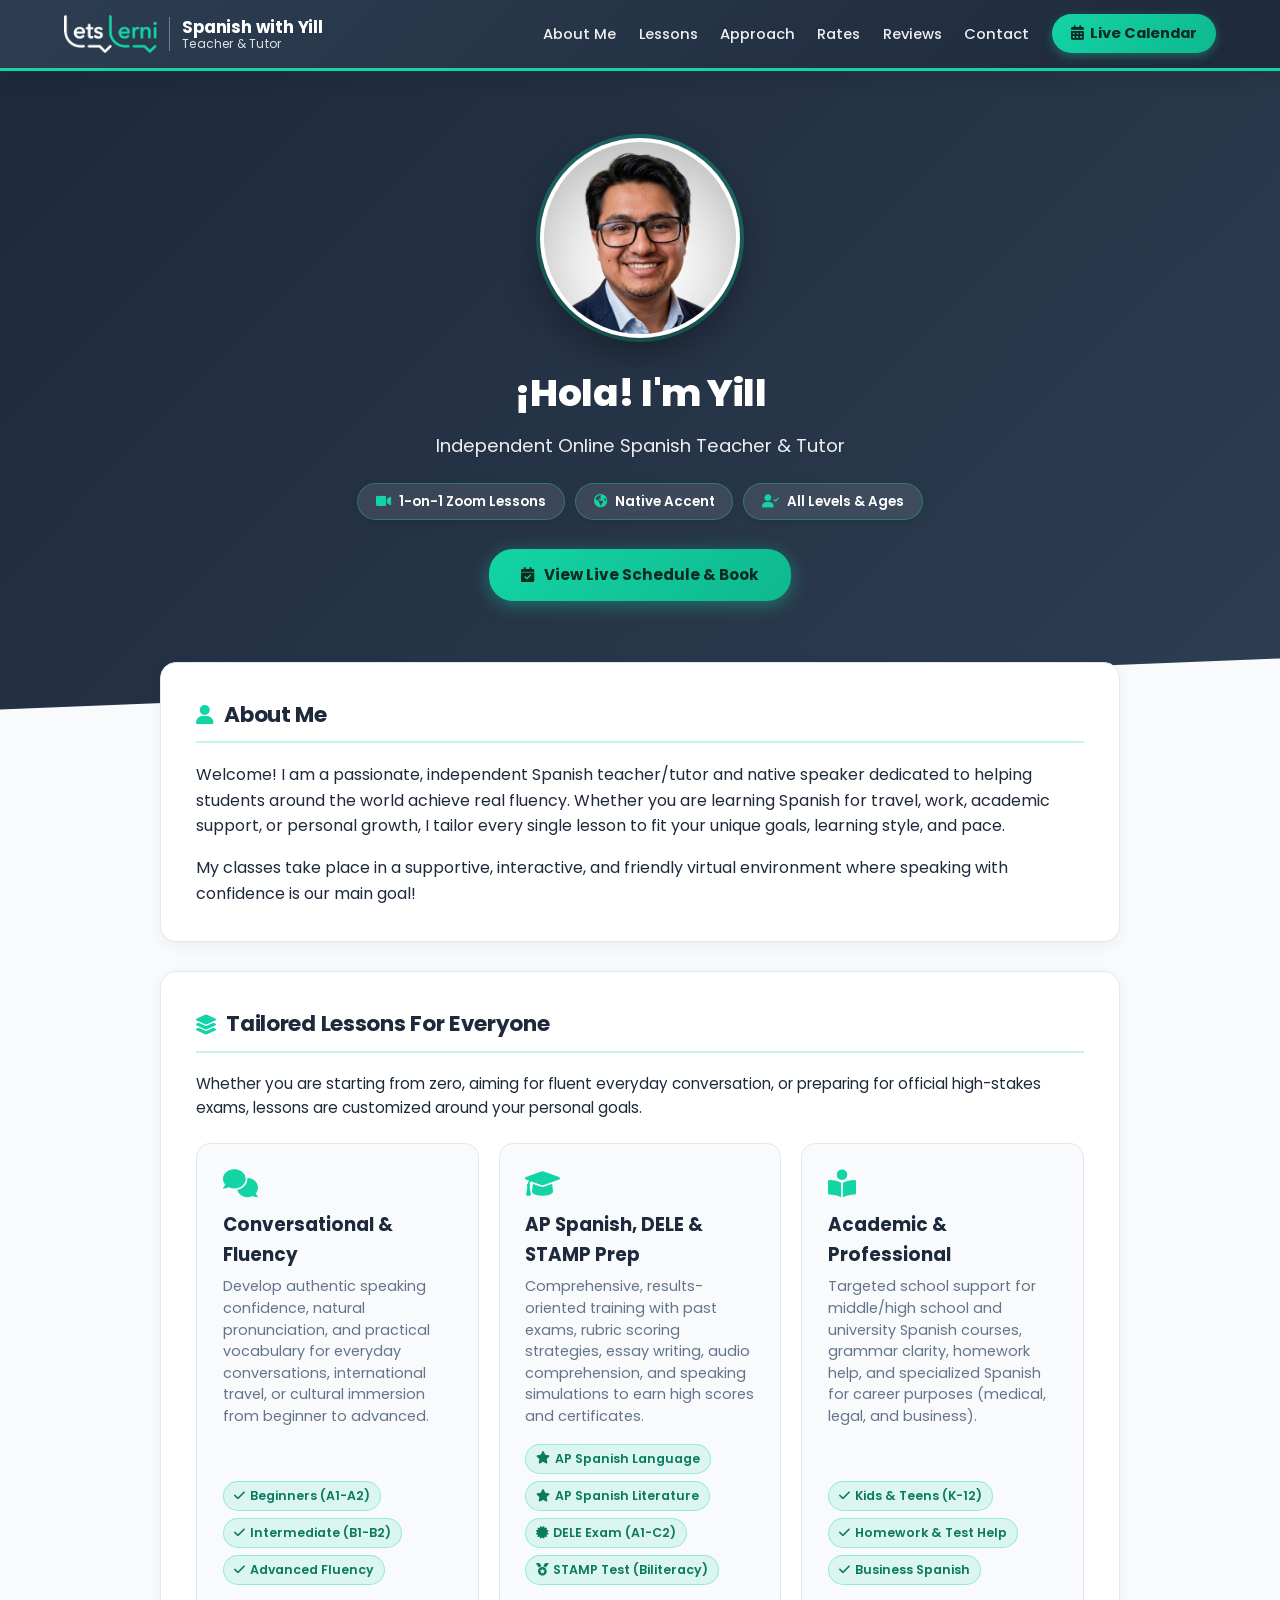
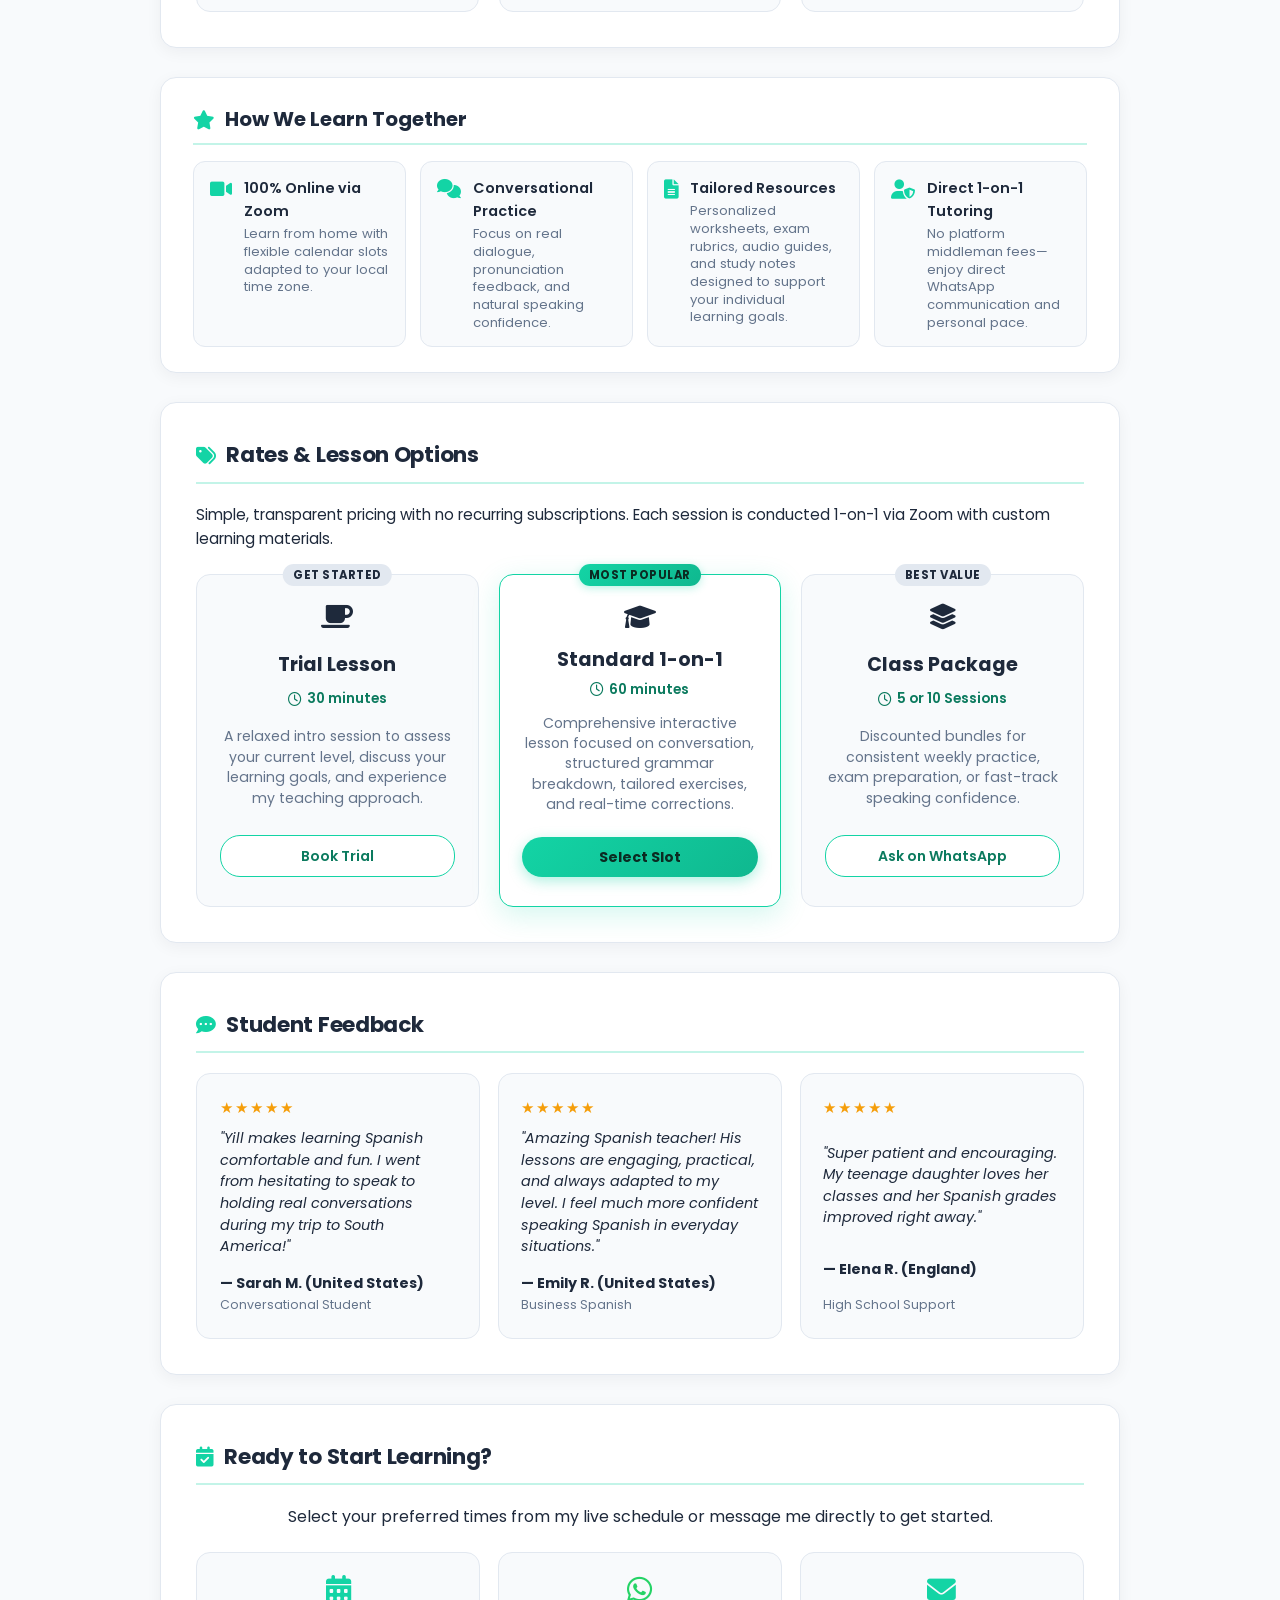
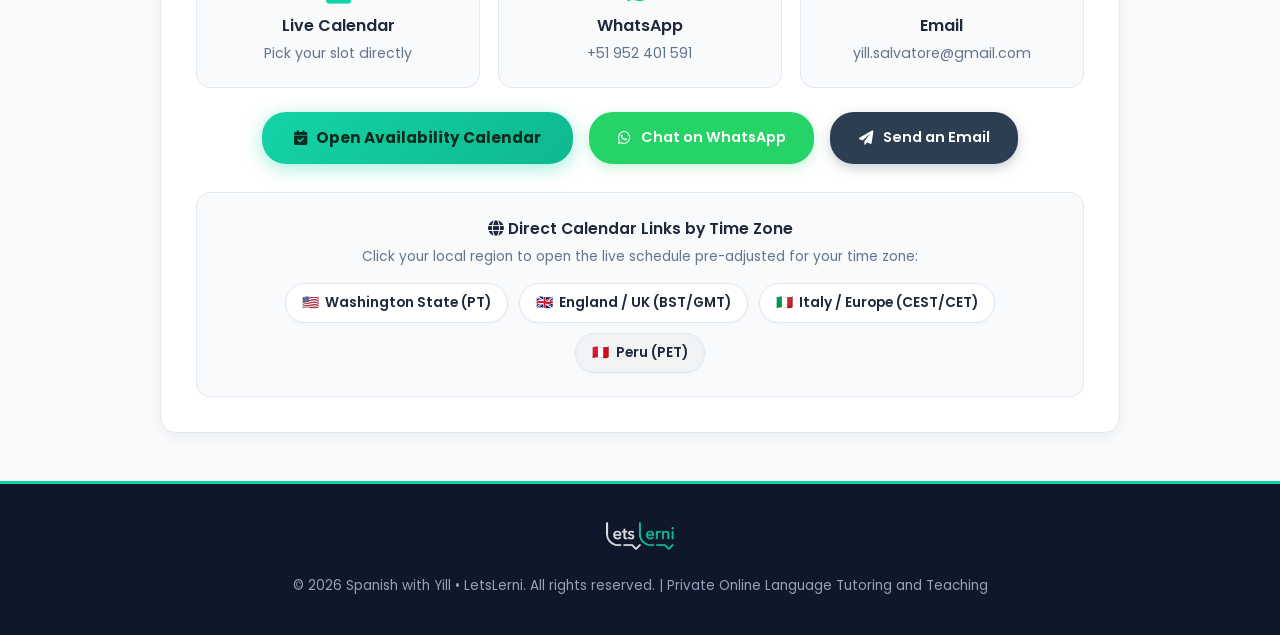
<file: index.html>
<!DOCTYPE html>
<html lang="en">
<head>
    <meta charset="UTF-8">
    <meta name="viewport" content="width=device-width, initial-scale=1.0">
    <title>Spanish with Yill</title>
    
    <!-- Meta & Open Graph tags for social / WhatsApp link preview -->
    <meta name="description" content="Personalized 1-on-1 online Spanish tutoring for all levels. Interactive conversational lessons with a native speaker. Check live availability and book your session.">
    <meta property="og:title" content="Spanish with Yill | Online Spanish Teacher & Tutor>
    <meta property="og:description" content="Personalized 1-on-1 online Spanish lessons. Check my live calendar and book your session easily.">
    <meta property="og:type" content="website">
    <meta property="og:image" content="images/profile.jpg">
    <!-- Favicon & App Icons -->
    <link rel="icon" type="image/svg+xml" href="images/favicon.svg">
    <link rel="icon" type="image/png" sizes="32x32" href="images/favicon-32x32.png">
    <link rel="icon" type="image/png" sizes="16x16" href="images/favicon-16x16.png">
    <link rel="apple-touch-icon" sizes="180x180" href="images/apple-touch-icon.png">
    <link rel="shortcut icon" href="images/favicon.ico">

    <!-- Fonts & Icons -->
    <link href="https://cdnjs.cloudflare.com/ajax/libs/font-awesome/6.0.0/css/all.min.css" rel="stylesheet">
    <link href="https://fonts.googleapis.com/css2?family=Poppins:wght@400;500;600;700;800&family=Roboto:wght@400;500;700&display=swap" rel="stylesheet">
    <link rel="stylesheet" href="css/landing.css">
</head>
<body>

    <!-- Navigation Header -->
    <header>
        <div class="nav-container">
            <a href="index.html" class="logo" title="LetsLerni - Spanish with Yill">
                <img src="images/logo-white.png" alt="LetsLerni" class="logo-img">
                <div class="logo-text-group">
                    <span class="logo-title">Spanish with Yill</span>
                    <span class="logo-subtitle">Teacher &amp; Tutor</span>
                </div>
            </a>
            <button class="mobile-toggle" id="mobileMenuBtn" aria-label="Toggle navigation">
                <i class="fas fa-bars"></i>
            </button>
            <ul class="nav-links" id="navLinks">
                <li><a href="#about">About Me</a></li>
                <li><a href="#services">Lessons</a></li>
                <li><a href="#methodology">Approach</a></li>
                <li><a href="#pricing">Rates</a></li>
                <li><a href="#reviews">Reviews</a></li>
                <li><a href="#contact">Contact</a></li>
                <li><a href="spanish-classes.html" class="nav-cta"><i class="fas fa-calendar-alt"></i> Live Calendar</a></li>
            </ul>
        </div>
    </header>

    <!-- Hero Section -->
    <section class="hero">
        <div class="hero-content">
            <div class="profile-avatar">
                <img src="images/profile.jpg" alt="Yill - Spanish Teacher & Tutor" onerror="this.style.display='none'; this.nextElementSibling.style.display='flex';">
                <i class="fas fa-chalkboard-teacher" style="display: none;"></i>
            </div>
            <h1>¡Hola! I'm Yill</h1>
            <p class="subtitle">Independent Online Spanish Teacher & Tutor</p>
            <div class="hero-tags">
                <span class="tag"><i class="fas fa-video"></i> 1-on-1 Zoom Lessons</span>
                <span class="tag"><i class="fas fa-globe-americas"></i> Native Accent</span>
                <span class="tag"><i class="fas fa-user-check"></i> All Levels & Ages</span>
            </div>
            <div class="hero-cta">
                <a href="spanish-classes.html" class="btn-calendar">
                    <i class="fas fa-calendar-check"></i> View Live Schedule & Book
                </a>
            </div>
        </div>
    </section>

    <!-- Main Container -->
    <main class="container">

        <!-- About Me Section -->
        <section id="about" class="card">
            <h2 class="section-title"><i class="fas fa-user"></i> About Me</h2>
            <p>
                Welcome! I am a passionate, independent Spanish teacher/tutor and native speaker dedicated to helping students around the world achieve real fluency. Whether you are learning Spanish for travel, work, academic support, or personal growth, I tailor every single lesson to fit your unique goals, learning style, and pace.
            </p>
            <p style="margin-top: 1rem;">
                My classes take place in a supportive, interactive, and friendly virtual environment where speaking with confidence is our main goal!
            </p>
        </section>

        <!-- Services / Who I Teach Section (3 Balanced Columns) -->
        <section id="services" class="card">
            <h2 class="section-title"><i class="fas fa-layer-group"></i> Tailored Lessons For Everyone</h2>
            <p style="margin-bottom: 1.4rem; color: var(--google-subtext); font-size: 0.95rem;">
                Whether you are starting from zero, aiming for fluent everyday conversation, or preparing for official high-stakes exams, lessons are customized around your personal goals.
            </p>
            <div class="services-grid">
                <!-- Card 1: Conversational -->
                <div class="service-box">
                    <div>
                        <i class="fas fa-comments service-main-icon"></i>
                        <h3>Conversational & Fluency</h3>
                        <p>Develop authentic speaking confidence, natural pronunciation, and practical vocabulary for everyday conversations, international travel, or cultural immersion from beginner to advanced.</p>
                    </div>
                    <div class="exam-badges-list">
                        <span class="exam-pill"><i class="fas fa-check"></i> Beginners (A1-A2)</span>
                        <span class="exam-pill"><i class="fas fa-check"></i> Intermediate (B1-B2)</span>
                        <span class="exam-pill"><i class="fas fa-check"></i> Advanced Fluency</span>
                    </div>
                </div>

                <!-- Card 2: Exam Prep (Clean, Peer Styling without High Demand tag) -->
                <div class="service-box">
                    <div>
                        <i class="fas fa-graduation-cap service-main-icon"></i>
                        <h3>AP Spanish, DELE & STAMP Prep</h3>
                        <p>Comprehensive, results-oriented training with past exams, rubric scoring strategies, essay writing, audio comprehension, and speaking simulations to earn high scores and certificates.</p>
                    </div>
                    <div class="exam-badges-list">
                        <span class="exam-pill"><i class="fas fa-star"></i> AP Spanish Language</span>
                        <span class="exam-pill"><i class="fas fa-star"></i> AP Spanish Literature</span>
                        <span class="exam-pill"><i class="fas fa-certificate"></i> DELE Exam (A1-C2)</span>
                        <span class="exam-pill"><i class="fas fa-medal"></i> STAMP Test (Biliteracy)</span>
                    </div>
                </div>

                <!-- Card 3: Academic & Professional -->
                <div class="service-box">
                    <div>
                        <i class="fas fa-book-reader service-main-icon"></i>
                        <h3>Academic & Professional</h3>
                        <p>Targeted school support for middle/high school and university Spanish courses, grammar clarity, homework help, and specialized Spanish for career purposes (medical, legal, and business).</p>
                    </div>
                    <div class="exam-badges-list">
                        <span class="exam-pill"><i class="fas fa-check"></i> Kids & Teens (K-12)</span>
                        <span class="exam-pill"><i class="fas fa-check"></i> Homework & Test Help</span>
                        <span class="exam-pill"><i class="fas fa-check"></i> Business Spanish</span>
                    </div>
                </div>
            </div>
        </section>  

        <!-- Compact Methodology Section (Saves Space) -->
        <section id="methodology" class="card methodology-compact-card">
            <div class="methodology-compact-header">
                <i class="fas fa-star"></i>
                <h3>How We Learn Together</h3>
            </div>
            <div class="methodology-compact-grid">
                <div class="method-compact-item">
                    <i class="fas fa-video"></i>
                    <div>
                        <strong>100% Online via Zoom</strong>
                        <p>Learn from home with flexible calendar slots adapted to your local time zone.</p>
                    </div>
                </div>
                <div class="method-compact-item">
                    <i class="fas fa-comments"></i>
                    <div>
                        <strong>Conversational Practice</strong>
                        <p>Focus on real dialogue, pronunciation feedback, and natural speaking confidence.</p>
                    </div>
                </div>
                <div class="method-compact-item">
                    <i class="fas fa-file-alt"></i>
                    <div>
                        <strong>Tailored Resources</strong>
                        <p>Personalized worksheets, exam rubrics, audio guides, and study notes designed to support your individual learning goals.</p>
                    </div>
                </div>
                <div class="method-compact-item">
                    <i class="fas fa-user-shield"></i>
                    <div>
                        <strong>Direct 1-on-1 Tutoring</strong>
                        <p>No platform middleman fees—enjoy direct WhatsApp communication and personal pace.</p>
                    </div>
                </div>
            </div>
        </section>

        <!-- Rates & Packages Section -->
        <section id="pricing" class="card">
            <h2 class="section-title"><i class="fas fa-tags"></i> Rates & Lesson Options</h2>
            <p style="margin-bottom: 1.4rem; color: var(--google-subtext); font-size: 0.95rem;">
                Simple, transparent pricing with no recurring subscriptions. Each session is conducted 1-on-1 via Zoom with custom learning materials.
            </p>
            <div class="pricing-grid">
                <div class="pricing-card">
                    <div class="pricing-badge">Get Started</div>
                    <i class="fas fa-coffee" style="font-size: 1.6rem; color: var(--google-blue); margin-bottom: 0.6rem;"></i>
                    <h3>Trial Lesson</h3>
                    <div class="pricing-time"><i class="far fa-clock"></i> 30 minutes</div>
                    <p class="pricing-desc">A relaxed intro session to assess your current level, discuss your learning goals, and experience my teaching approach.</p>
                    <a href="spanish-classes.html" class="btn-price-cta">Book Trial</a>
                </div>
                <div class="pricing-card featured">
                    <div class="pricing-badge highlight">Most Popular</div>
                    <i class="fas fa-graduation-cap" style="font-size: 1.6rem; color: var(--google-blue); margin-bottom: 0.6rem;"></i>
                    <h3>Standard 1-on-1</h3>
                    <div class="pricing-time"><i class="far fa-clock"></i> 60 minutes</div>
                    <p class="pricing-desc">Comprehensive interactive lesson focused on conversation, structured grammar breakdown, tailored exercises, and real-time corrections.</p>
                    <a href="spanish-classes.html" class="btn-price-cta featured-btn">Select Slot</a>
                </div>
                <div class="pricing-card">
                    <div class="pricing-badge">Best Value</div>
                    <i class="fas fa-layer-group" style="font-size: 1.6rem; color: var(--google-blue); margin-bottom: 0.6rem;"></i>
                    <h3>Class Package</h3>
                    <div class="pricing-time"><i class="far fa-clock"></i> 5 or 10 Sessions</div>
                    <p class="pricing-desc">Discounted bundles for consistent weekly practice, exam preparation, or fast-track speaking confidence.</p>
                    <a href="https://wa.me/51952401591?text=Hi%20Yill,%20I'm%20interested%20in%20learning%20more%20about%20your%20class%20packages!" target="_blank" class="btn-price-cta">Ask on WhatsApp</a>
                </div>
            </div>
        </section>

        <!-- Student Reviews / Testimonials -->
        <section id="reviews" class="card">
            <h2 class="section-title"><i class="fas fa-comment-dots"></i> Student Feedback</h2>
            <div class="testimonials-grid">
                <div class="testimonial-card">
                    <div class="stars">★★★★★</div>
                    <p class="quote">"Yill makes learning Spanish comfortable and fun. I went from hesitating to speak to holding real conversations during my trip to South America!"</p>
                    <div class="author">— Sarah M. (United States)</div>
                    <div class="role">Conversational Student</div>
                </div>
                <div class="testimonial-card">
                    <div class="stars">★★★★★</div>
                    <p class="quote">"Amazing Spanish teacher! His lessons are engaging, practical, and always adapted to my level. I feel much more confident speaking Spanish in everyday situations."</p>
                    <div class="author">— Emily R. (United States)</div>
                    <div class="role">Business Spanish</div>
                </div>
                <div class="testimonial-card">
                    <div class="stars">★★★★★</div>
                    <p class="quote">"Super patient and encouraging. My teenage daughter loves her classes and her Spanish grades improved right away."</p>
                    <div class="author">— Elena R. (England)</div>
                    <div class="role">High School Support</div>
                </div>
            </div>
        </section>

        <!-- Contact & Booking Section -->
        <section id="contact" class="card">
            <h2 class="section-title"><i class="fas fa-calendar-check"></i> Ready to Start Learning?</h2>
            <p style="text-align: center; margin-bottom: 1.4rem; color: var(--google-subtext);">
                Select your preferred times from my live schedule or message me directly to get started.
            </p>
            
            <div class="contact-grid">
                <a href="spanish-classes.html" class="contact-card">
                    <i class="fas fa-calendar-alt"></i>
                    <h4>Live Calendar</h4>
                    <p>Pick your slot directly</p>
                </a>
                <a href="https://wa.me/51952401591" target="_blank" class="contact-card">
                    <i class="fab fa-whatsapp" style="color: var(--whatsapp-green);"></i>
                    <h4>WhatsApp</h4>
                    <p>+51 952 401 591</p>
                </a>
                <a href="mailto:yill.salvatore@gmail.com" class="contact-card">
                    <i class="fas fa-envelope"></i>
                    <h4>Email</h4>
                    <p>yill.salvatore@gmail.com</p>
                </a>
            </div>

            <!-- Primary Action Buttons -->
            <div class="cta-container">
                <a href="spanish-classes.html" class="btn-calendar">
                    <i class="fas fa-calendar-check"></i> Open Availability Calendar
                </a>
                <a href="https://wa.me/51952401591" target="_blank" class="btn-whatsapp">
                    <i class="fab fa-whatsapp"></i> Chat on WhatsApp
                </a>
                <a href="mailto:yill.salvatore@gmail.com" class="btn-email">
                    <i class="fas fa-paper-plane"></i> Send an Email
                </a>
            </div>

            <!-- Timezone Direct Links (Peru at the end) -->
            <div class="tz-selector-card">
                <h4><i class="fas fa-globe"></i> Direct Calendar Links by Time Zone</h4>
                <p>Click your local region to open the live schedule pre-adjusted for your time zone:</p>
                <div class="tz-badges">
                    <a href="washington.html" class="tz-badge">
                        <span>🇺🇸</span> Washington State (PT)
                    </a>
                    <a href="london.html" class="tz-badge">
                        <span>🇬🇧</span> England / UK (BST/GMT)
                    </a>
                    <a href="rome.html" class="tz-badge">
                        <span>🇮🇹</span> Italy / Europe (CEST/CET)
                    </a>
                    <a href="peru.html" class="tz-badge" style="background: #f1f3f4;">
                        <span>🇵🇪</span> Peru (PET)
                    </a>
                </div>
            </div>
        </section>

    </main>

    <!-- Footer -->
    <footer>
        <div class="footer-logo">
            <img src="images/logo-white.png" alt="LetsLerni" style="height: 28px; opacity: 0.85; margin-bottom: 0.75rem;">
        </div>
        <p>&copy; 2026 Spanish with Yill &bull; LetsLerni. All rights reserved. | Private Online Language Tutoring and Teaching</p>
    </footer>

    <!-- JavaScript -->
    <script src="js/landing.js"></script>
</body>
</html>
</file>
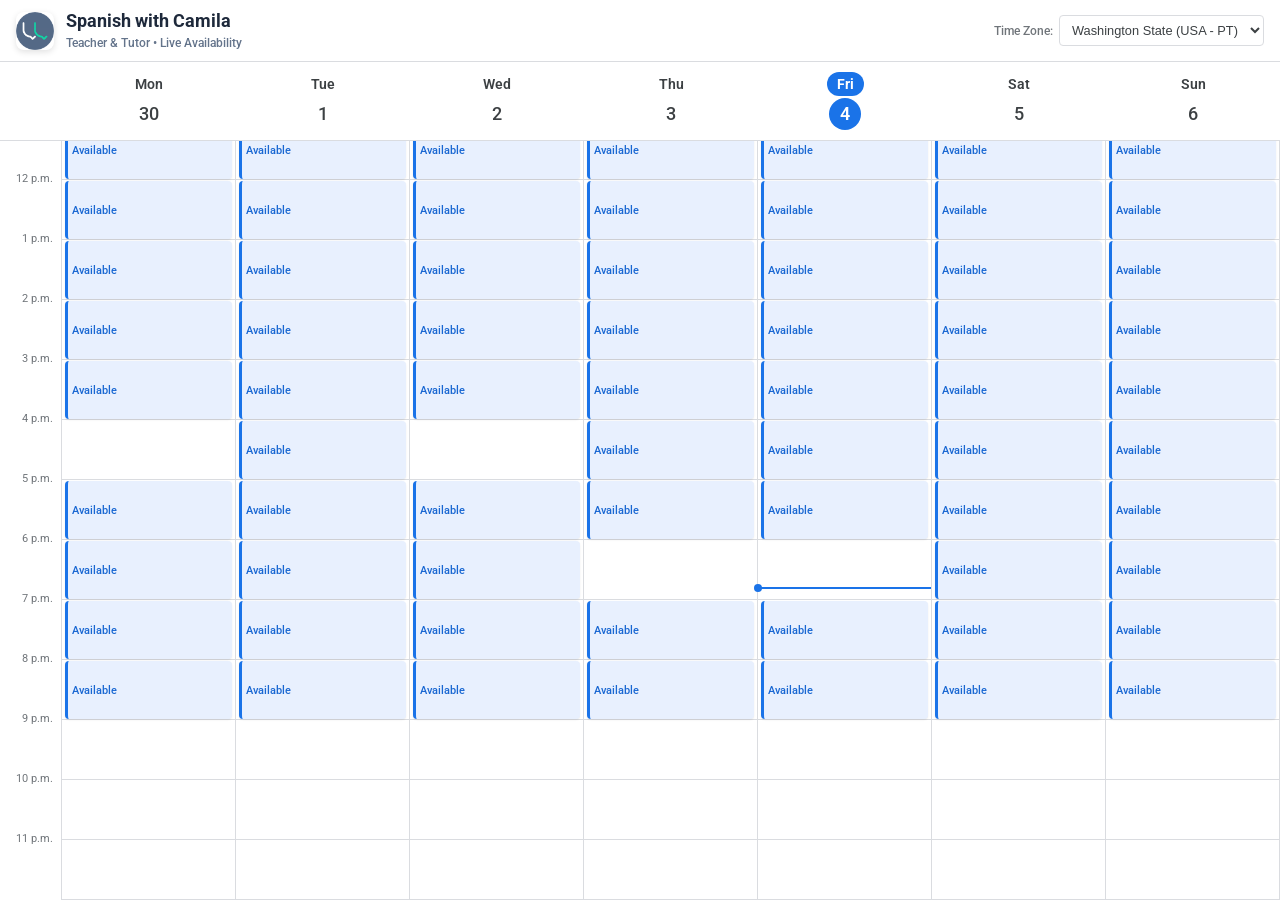
<file: camila.html>
<!DOCTYPE html>
<html lang="en" data-tz="America/Los_Angeles">
<head>
  <meta charset="UTF-8" />
  <meta name="viewport" content="width=device-width, initial-scale=1.0" />
  <title>Spanish Classes with Camila - Availability</title>
  
  <!-- Favicon & App Icons -->
  <link rel="icon" type="image/svg+xml" href="images/favicon.svg" />
  <link rel="icon" type="image/png" sizes="32x32" href="images/favicon-32x32.png" />
  <link rel="icon" type="image/png" sizes="16x16" href="images/favicon-16x16.png" />
  <link rel="apple-touch-icon" sizes="180x180" href="images/apple-touch-icon.png" />
  <link rel="shortcut icon" href="images/favicon.ico" />
  
  <!-- Google Fonts & Stylesheet -->
  <link href="https://fonts.googleapis.com/css2?family=Poppins:wght@400;500;600;700&family=Roboto:wght@400;500;700&display=swap" rel="stylesheet">
  <link rel="stylesheet" href="css/styles.css" />

  <style>
    /* Clean standalone styling for Camila */
    .brand-standalone {
      display: flex;
      align-items: center;
      gap: 12px;
    }
    .brand-standalone .brand-icon-img {
      width: 38px;
      height: 38px;
      border-radius: 8px;
      object-fit: cover;
    }
    .brand-standalone .title-area h1 {
      font-size: 1.15rem;
      font-weight: 700;
      color: #1e293b;
      line-height: 1.2;
    }
    .brand-standalone .title-area span {
      font-size: 0.76rem;
      color: #64748b;
      font-weight: 500;
    }
  </style>
</head>
<body>

  <!-- HEADER (Completely standalone, no links to other pages) -->
  <header>
    <div class="brand-standalone">
      <img src="images/icon-badge.png" alt="LetsLerni" class="brand-icon-img" onerror="this.style.display='none'" />
      <div class="title-area">
        <h1>Spanish with Camila</h1>
        <span>Teacher &amp; Tutor &bull; Live Availability</span>
      </div>
    </div>

    <div class="header-right">
      <div class="timezone-control">
        <label for="tz-select">Time Zone:</label>
        <select id="tz-select" class="timezone-select" onchange="changeTimezone(this.value)">
          <option value="America/Los_Angeles" selected>Washington State (USA - PT)</option>
          <option value="America/Lima">Peru (PET)</option>
          <option value="Europe/London">England (BST/GMT)</option>
          <option value="Europe/Rome">Italy (CEST/CET)</option>
        </select>
      </div>

      <div class="top-selection-badge" id="top-selection-badge">
        <span id="selected-count">0 selected</span>
        <button class="btn-top-continue" onclick="openBookingModal()">
          BOOK NOW &rarr;
        </button>
      </div>
    </div>
  </header>

  <!-- WEEK HEADER -->
  <div class="week-header-wrapper" id="week-header-wrapper">
    <div class="week-header" id="week-header"></div>
  </div>

  <!-- SCROLLABLE GRID -->
  <div class="calendar-scroll-area" id="scroll-area">
    <div class="grid-container">
      <div class="time-column" id="time-column"></div>
      <div class="days-grid" id="days-grid"></div>
    </div>
  </div>

  <!-- BOOKING MODAL -->
  <div class="modal-overlay" id="modal-overlay">
    <div class="modal">
      <h3>Book Spanish Classes with Camila</h3>
      
      <div class="slots-summary">
        <strong>Selected Times:</strong>
        <ul id="selected-slots-list" style="padding-left: 18px; margin-top: 4px;"></ul>
      </div>

      <form id="booking-form" onsubmit="event.preventDefault();">
        <div class="form-group">
          <label>Select Subject / Class Focus:</label>
          <div class="checkbox-group">
            <label><input type="checkbox" name="class-option" value="Conversational Spanish" checked> Conversational Spanish</label>
            <label><input type="checkbox" name="class-option" value="AP Spanish / DELE / STAMP Exam Prep"> <strong>AP Spanish / DELE / STAMP Exam Prep</strong></label>
            <label><input type="checkbox" name="class-option" value="Grammar & Writing"> Grammar & Writing</label>
            <label><input type="checkbox" name="class-option" value="Homework / School Support"> Homework / School Support</label>
            <label><input type="checkbox" name="class-option" value="Spanish for Beginners"> Spanish for Beginners</label>
          </div>
        </div>

        <div class="form-group">
          <label for="student-name">Student's Name:</label>
          <input type="text" id="student-name" required placeholder="e.g., Alex Smith" />
        </div>

        <div class="form-group">
          <label for="notes">Additional Notes (Optional):</label>
          <textarea id="notes" rows="2" placeholder="Any specific goals, topics, or requests..."></textarea>
        </div>

        <div class="send-options">
          <button type="button" class="btn-send btn-whatsapp" onclick="sendViaWhatsApp()">
            Send via WhatsApp
          </button>
          <button type="button" class="btn-send btn-gmail" onclick="sendViaGmail()">
            Send via Gmail
          </button>
        </div>

        <button type="button" class="btn-cancel" onclick="closeModal()">Cancel</button>
      </form>
    </div>
  </div>

  <script src="js/camila-calendar.js"></script>
</body>
</html>
</file>
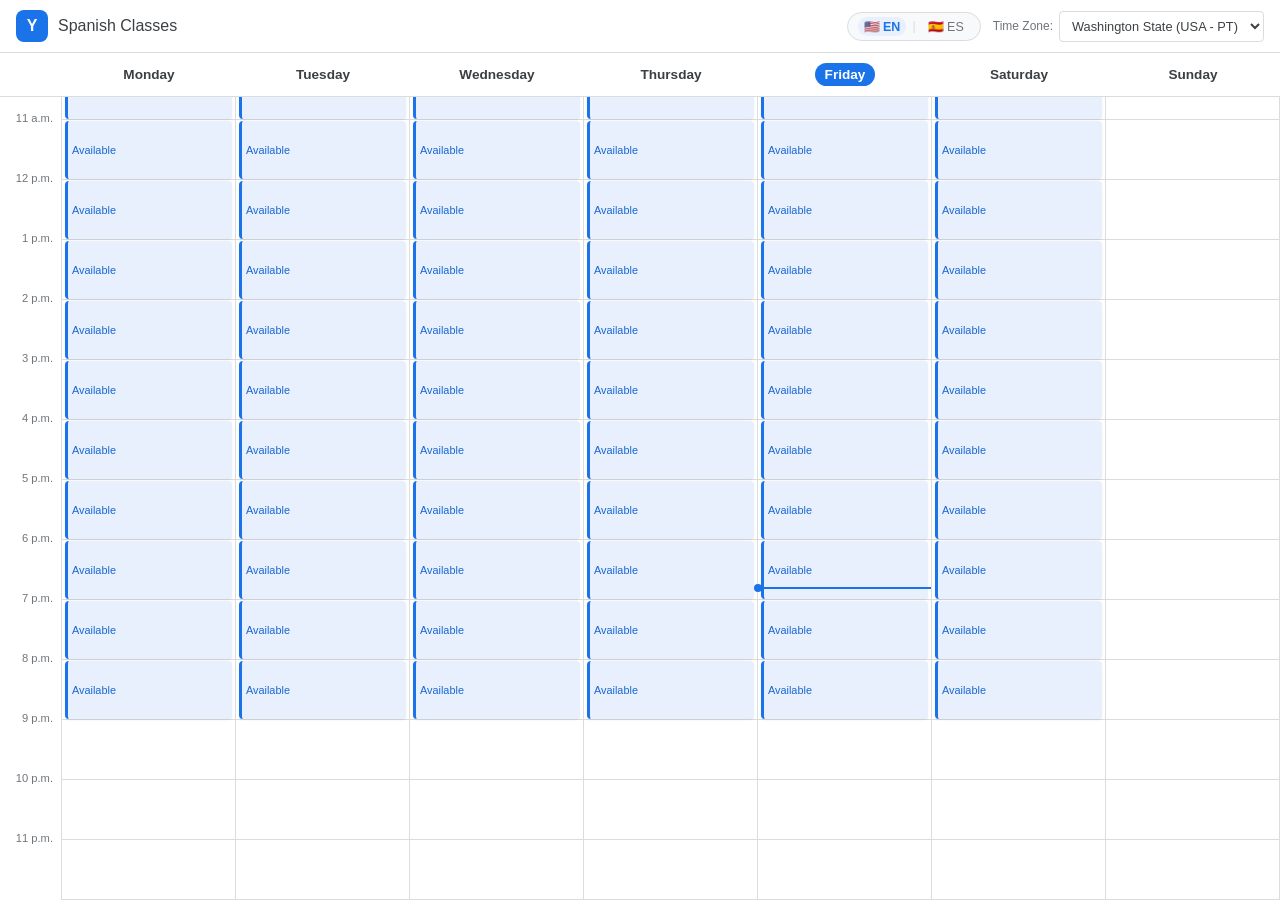
<file: en.html>
<!DOCTYPE html>
<html lang="en">
<head>
  <meta charset="UTF-8" />
  <meta name="viewport" content="width=device-width, initial-scale=1.0" />
  <title>Spanish Classes with Yill - Availability</title>
  <link rel="stylesheet" href="css/styles.css" />
</head>
<body>

  <!-- HEADER -->
  <header>
    <div class="brand">
      <div class="brand-icon">Y</div>
      <div class="title-area">
        <h1>Spanish Classes</h1>
      </div>
    </div>

    <div class="header-right">
      <!-- LANGUAGE SWITCHER -->
      <div class="lang-switch" aria-label="Language Selector">
        <span class="lang-link active" title="English">🇺🇸 EN</span>
        <span class="lang-divider">|</span>
        <a href="es.html" class="lang-link" title="Español">🇪🇸 ES</a>
      </div>

      <div class="timezone-control">
        <label for="tz-select">Time Zone:</label>
        <select id="tz-select" class="timezone-select" onchange="changeTimezone(this.value)">
          <option value="America/Los_Angeles" selected>Washington State (USA - PT)</option>
          <option value="America/Lima">Peru (PET)</option>
          <option value="Europe/London">England (BST/GMT)</option>
          <option value="Europe/Rome">Italy (CEST/CET)</option>
        </select>
      </div>

      <div class="top-selection-badge" id="top-selection-badge">
        <span id="selected-count">0 selected</span>
        <button class="btn-top-continue" onclick="openBookingModal()">
          BOOK NOW &rarr;
        </button>
      </div>
    </div>
  </header>

  <!-- WEEK HEADER -->
  <div class="week-header-wrapper" id="week-header-wrapper">
    <div class="week-header" id="week-header"></div>
  </div>

  <!-- SCROLLABLE GRID -->
  <div class="calendar-scroll-area" id="scroll-area">
    <div class="grid-container">
      <div class="time-column" id="time-column"></div>
      <div class="days-grid" id="days-grid"></div>
    </div>
  </div>

  <!-- BOOKING MODAL -->
  <div class="modal-overlay" id="modal-overlay">
    <div class="modal">
      <h3>Book Spanish Classes</h3>
      
      <div class="slots-summary">
        <strong>Selected Times:</strong>
        <ul id="selected-slots-list" style="padding-left: 18px; margin-top: 4px;"></ul>
      </div>

      <form id="booking-form" onsubmit="event.preventDefault();">
        <div class="form-group">
          <label>Select Subject / Class Focus:</label>
          <div class="checkbox-group">
            <label><input type="checkbox" name="class-option" value="Conversational Spanish" checked> Conversational Spanish</label>
            <label><input type="checkbox" name="class-option" value="Grammar & Writing"> Grammar & Writing</label>
            <label><input type="checkbox" name="class-option" value="Homework / School Support"> Homework / School Support</label>
            <label><input type="checkbox" name="class-option" value="Spanish for Beginners"> Spanish for Beginners</label>
          </div>
        </div>

        <div class="form-group">
          <label for="student-name">Student's Name:</label>
          <input type="text" id="student-name" required placeholder="e.g., Alex Smith" />
        </div>

        <div class="form-group">
          <label for="notes">Additional Notes (Optional):</label>
          <textarea id="notes" rows="2" placeholder="Any specific topics or requests..."></textarea>
        </div>

        <div class="send-options">
          <button type="button" class="btn-send btn-whatsapp" onclick="sendViaWhatsApp()">
            Send via WhatsApp
          </button>
          <button type="button" class="btn-send btn-gmail" onclick="sendViaGmail()">
            Send via Gmail
          </button>
        </div>

        <button type="button" class="btn-cancel" onclick="closeModal()">Cancel</button>
      </form>
    </div>
  </div>

  <script src="js/calendar.js"></script>
</body>
</html>
</file>
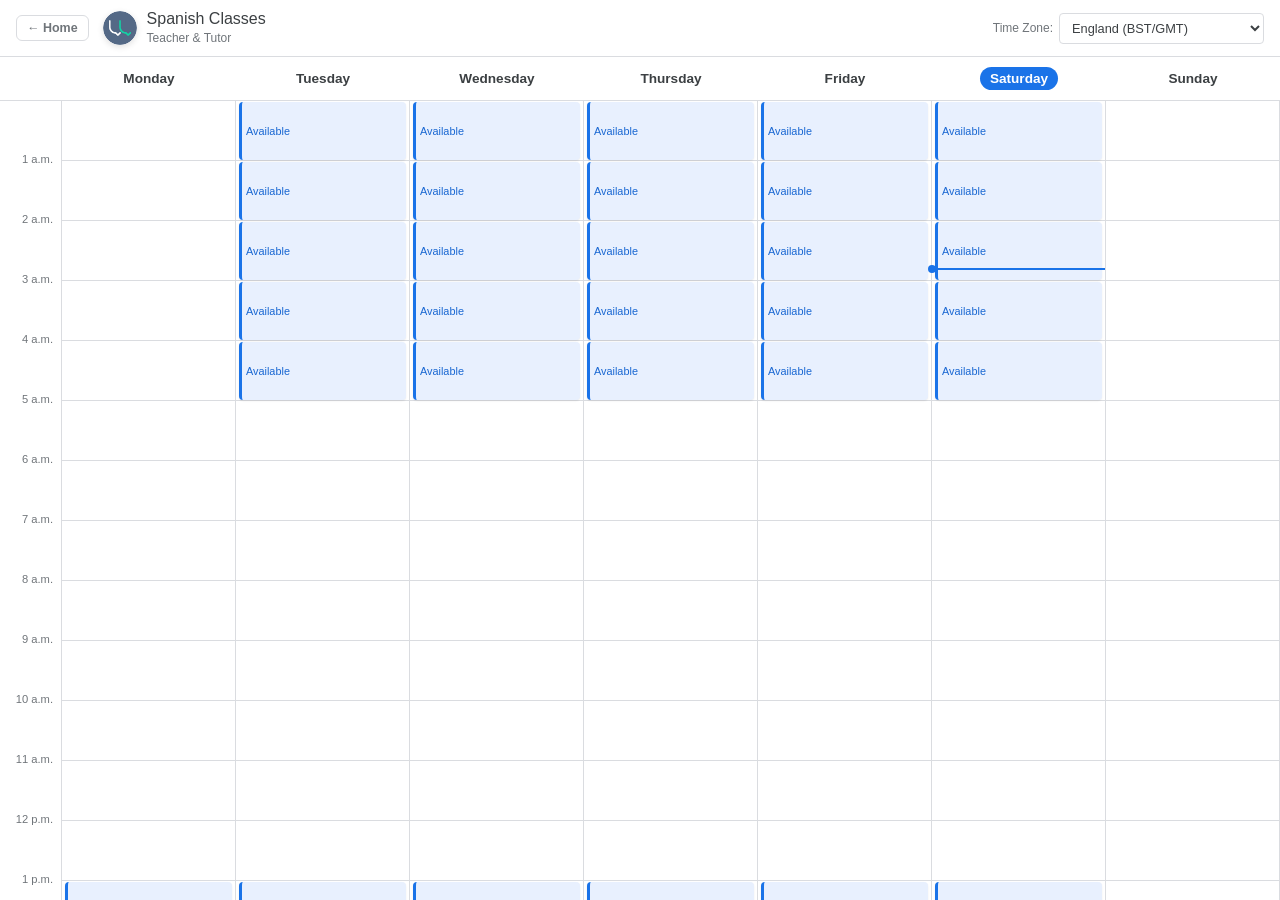
<file: london.html>
<!DOCTYPE html>
<html lang="en" data-tz="Europe/London">
<head>
  <meta charset="UTF-8" />
  <meta name="viewport" content="width=device-width, initial-scale=1.0" />
  <title>Spanish Classes with Yill - Availability - England BST/GMT</title>
  <!-- Favicon & App Icons -->
  <link rel="icon" type="image/svg+xml" href="images/favicon.svg" />
  <link rel="icon" type="image/png" sizes="32x32" href="images/favicon-32x32.png" />
  <link rel="icon" type="image/png" sizes="16x16" href="images/favicon-16x16.png" />
  <link rel="apple-touch-icon" sizes="180x180" href="images/apple-touch-icon.png" />
  <link rel="shortcut icon" href="images/favicon.ico" />
  <link rel="stylesheet" href="css/styles.css" />
</head>
<body>

  <!-- HEADER -->
  <header>
    <div class="brand">
      <a href="index.html" class="brand-home-link" title="Back to Home">&larr; Home</a>
      <img src="images/icon-badge.png" alt="LetsLerni" class="brand-icon-img" />
      <div class="title-area">
        <h1>Spanish Classes</h1>
        <span style="font-size: 0.75rem; color: var(--google-subtext); font-weight: 500;">Teacher &amp; Tutor</span>
      </div>
    </div>

    <div class="header-right">
      <div class="timezone-control">
        <label for="tz-select">Time Zone:</label>
        <select id="tz-select" class="timezone-select" onchange="changeTimezone(this.value)">
          <option value="America/Los_Angeles">Washington State (USA - PT)</option>
          <option value="Europe/London" selected>England (BST/GMT)</option>
          <option value="Europe/Rome">Italy (CEST/CET)</option>
          <option value="America/Lima">Peru (PET)</option>
        </select>
      </div>

      <div class="top-selection-badge" id="top-selection-badge">
        <span id="selected-count">0 selected</span>
        <button class="btn-top-continue" onclick="openBookingModal()">
          BOOK NOW &rarr;
        </button>
      </div>
    </div>
  </header>

  <!-- WEEK HEADER -->
  <div class="week-header-wrapper" id="week-header-wrapper">
    <div class="week-header" id="week-header"></div>
  </div>

  <!-- SCROLLABLE GRID -->
  <div class="calendar-scroll-area" id="scroll-area">
    <div class="grid-container">
      <div class="time-column" id="time-column"></div>
      <div class="days-grid" id="days-grid"></div>
    </div>
  </div>

  <!-- BOOKING MODAL -->
  <div class="modal-overlay" id="modal-overlay">
    <div class="modal">
      <h3>Book Spanish Classes</h3>
      
      <div class="slots-summary">
        <strong>Selected Times:</strong>
        <ul id="selected-slots-list" style="padding-left: 18px; margin-top: 4px;"></ul>
      </div>

      <form id="booking-form" onsubmit="event.preventDefault();">
        <div class="form-group">
          <label>Select Subject / Class Focus:</label>
          <div class="checkbox-group">
            <label><input type="checkbox" name="class-option" value="Conversational Spanish" checked> Conversational Spanish</label>
            <label><input type="checkbox" name="class-option" value="AP Spanish / DELE / STAMP Exam Prep"> <strong>AP Spanish / DELE / STAMP Exam Prep</strong></label>
            <label><input type="checkbox" name="class-option" value="Grammar & Writing"> Grammar & Writing</label>
            <label><input type="checkbox" name="class-option" value="Homework / School Support"> Homework / School Support</label>
            <label><input type="checkbox" name="class-option" value="Spanish for Beginners"> Spanish for Beginners</label>
          </div>
        </div>

        <div class="form-group">
          <label for="student-name">Student's Name:</label>
          <input type="text" id="student-name" required placeholder="e.g., Alex Smith" />
        </div>

        <div class="form-group">
          <label for="notes">Additional Notes (Optional):</label>
          <textarea id="notes" rows="2" placeholder="Any specific topics or requests..."></textarea>
        </div>

        <div class="send-options">
          <button type="button" class="btn-send btn-whatsapp" onclick="sendViaWhatsApp()">
            Send via WhatsApp
          </button>
          <button type="button" class="btn-send btn-gmail" onclick="sendViaGmail()">
            Send via Gmail
          </button>
        </div>

        <button type="button" class="btn-cancel" onclick="closeModal()">Cancel</button>
      </form>
    </div>
  </div>

  <script src="js/calendar.js"></script>
</body>
</html>
</file>
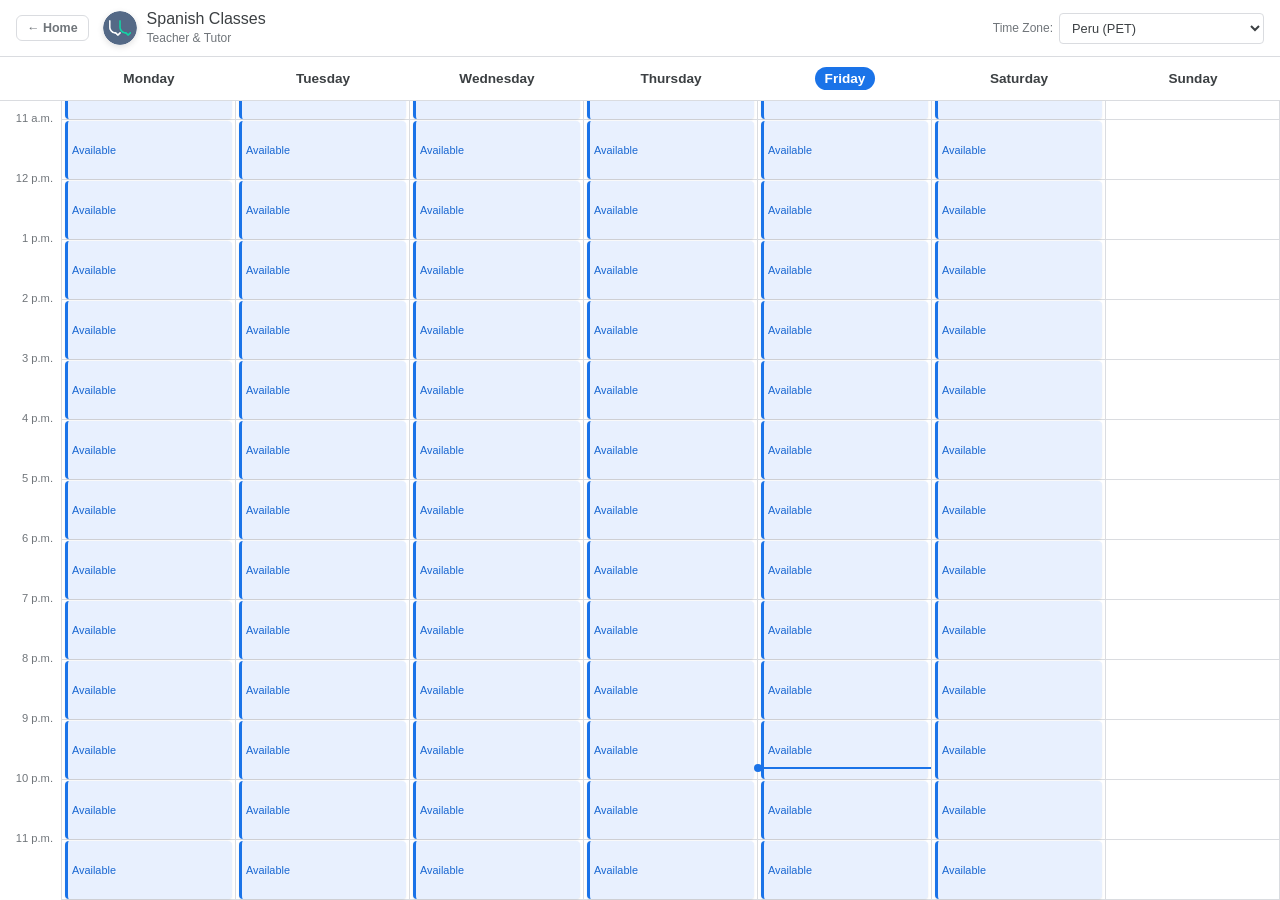
<file: peru.html>
<!DOCTYPE html>
<html lang="en" data-tz="America/Lima">
<head>
  <meta charset="UTF-8" />
  <meta name="viewport" content="width=device-width, initial-scale=1.0" />
  <title>Spanish Classes with Yill - Availability - Peru PET</title>
  <!-- Favicon & App Icons -->
  <link rel="icon" type="image/svg+xml" href="images/favicon.svg" />
  <link rel="icon" type="image/png" sizes="32x32" href="images/favicon-32x32.png" />
  <link rel="icon" type="image/png" sizes="16x16" href="images/favicon-16x16.png" />
  <link rel="apple-touch-icon" sizes="180x180" href="images/apple-touch-icon.png" />
  <link rel="shortcut icon" href="images/favicon.ico" />
  <link rel="stylesheet" href="css/styles.css" />
</head>
<body>

  <!-- HEADER -->
  <header>
    <div class="brand">
      <a href="index.html" class="brand-home-link" title="Back to Home">&larr; Home</a>
      <img src="images/icon-badge.png" alt="LetsLerni" class="brand-icon-img" />
      <div class="title-area">
        <h1>Spanish Classes</h1>
        <span style="font-size: 0.75rem; color: var(--google-subtext); font-weight: 500;">Teacher &amp; Tutor</span>
      </div>
    </div>

    <div class="header-right">
      <div class="timezone-control">
        <label for="tz-select">Time Zone:</label>
        <select id="tz-select" class="timezone-select" onchange="changeTimezone(this.value)">
          <option value="America/Los_Angeles">Washington State (USA - PT)</option>
          <option value="Europe/London">England (BST/GMT)</option>
          <option value="Europe/Rome">Italy (CEST/CET)</option>
          <option value="America/Lima" selected>Peru (PET)</option>
        </select>
      </div>

      <div class="top-selection-badge" id="top-selection-badge">
        <span id="selected-count">0 selected</span>
        <button class="btn-top-continue" onclick="openBookingModal()">
          BOOK NOW &rarr;
        </button>
      </div>
    </div>
  </header>

  <!-- WEEK HEADER -->
  <div class="week-header-wrapper" id="week-header-wrapper">
    <div class="week-header" id="week-header"></div>
  </div>

  <!-- SCROLLABLE GRID -->
  <div class="calendar-scroll-area" id="scroll-area">
    <div class="grid-container">
      <div class="time-column" id="time-column"></div>
      <div class="days-grid" id="days-grid"></div>
    </div>
  </div>

  <!-- BOOKING MODAL -->
  <div class="modal-overlay" id="modal-overlay">
    <div class="modal">
      <h3>Book Spanish Classes</h3>
      
      <div class="slots-summary">
        <strong>Selected Times:</strong>
        <ul id="selected-slots-list" style="padding-left: 18px; margin-top: 4px;"></ul>
      </div>

      <form id="booking-form" onsubmit="event.preventDefault();">
        <div class="form-group">
          <label>Select Subject / Class Focus:</label>
          <div class="checkbox-group">
            <label><input type="checkbox" name="class-option" value="Conversational Spanish" checked> Conversational Spanish</label>
            <label><input type="checkbox" name="class-option" value="AP Spanish / DELE / STAMP Exam Prep"> <strong>AP Spanish / DELE / STAMP Exam Prep</strong></label>
            <label><input type="checkbox" name="class-option" value="Grammar & Writing"> Grammar & Writing</label>
            <label><input type="checkbox" name="class-option" value="Homework / School Support"> Homework / School Support</label>
            <label><input type="checkbox" name="class-option" value="Spanish for Beginners"> Spanish for Beginners</label>
          </div>
        </div>

        <div class="form-group">
          <label for="student-name">Student's Name:</label>
          <input type="text" id="student-name" required placeholder="e.g., Alex Smith" />
        </div>

        <div class="form-group">
          <label for="notes">Additional Notes (Optional):</label>
          <textarea id="notes" rows="2" placeholder="Any specific topics or requests..."></textarea>
        </div>

        <div class="send-options">
          <button type="button" class="btn-send btn-whatsapp" onclick="sendViaWhatsApp()">
            Send via WhatsApp
          </button>
          <button type="button" class="btn-send btn-gmail" onclick="sendViaGmail()">
            Send via Gmail
          </button>
        </div>

        <button type="button" class="btn-cancel" onclick="closeModal()">Cancel</button>
      </form>
    </div>
  </div>

  <script src="js/calendar.js"></script>
</body>
</html>
</file>
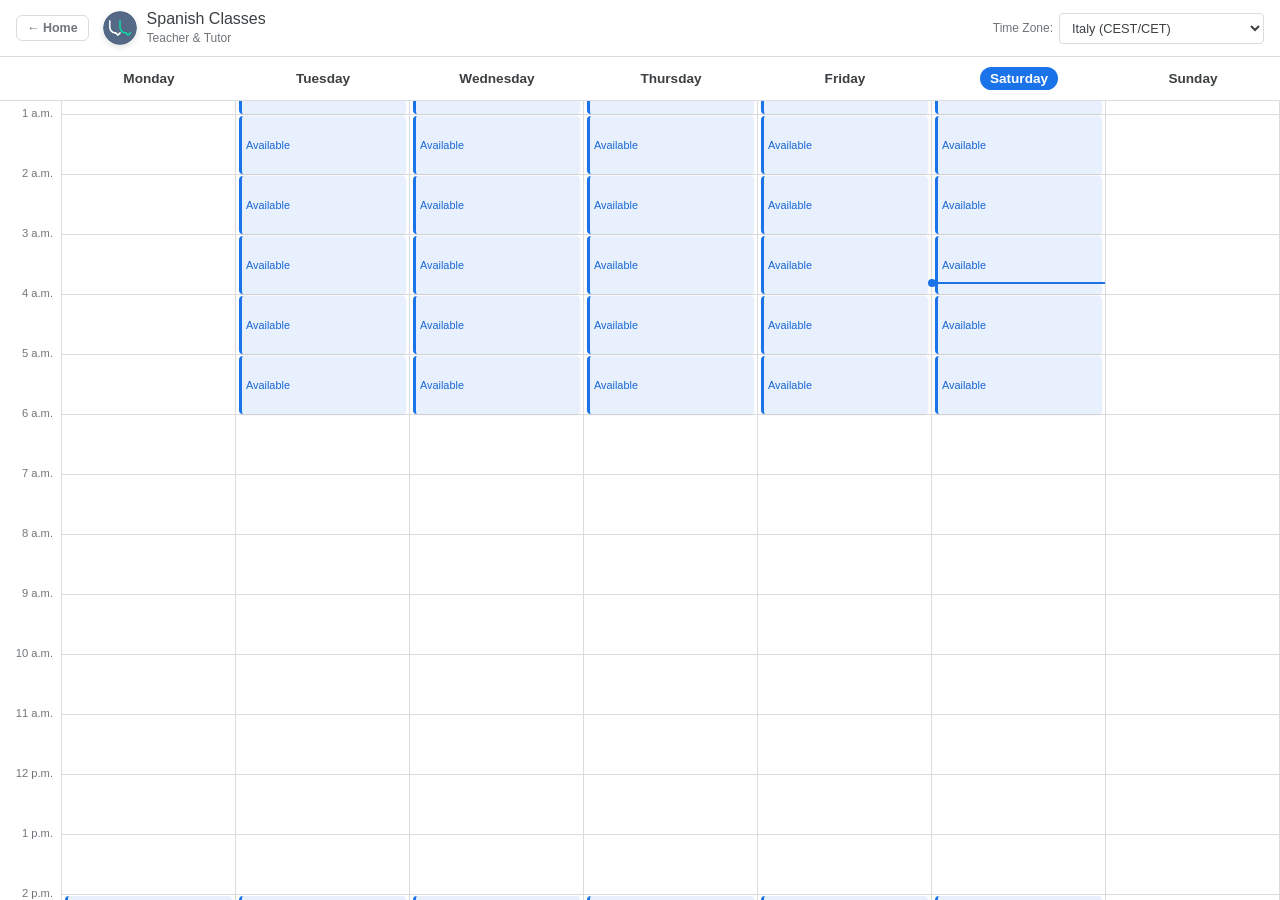
<file: rome.html>
<!DOCTYPE html>
<html lang="en" data-tz="Europe/Rome">
<head>
  <meta charset="UTF-8" />
  <meta name="viewport" content="width=device-width, initial-scale=1.0" />
  <title>Spanish Classes with Yill - Availability - Italy CEST/CET</title>
  <!-- Favicon & App Icons -->
  <link rel="icon" type="image/svg+xml" href="images/favicon.svg" />
  <link rel="icon" type="image/png" sizes="32x32" href="images/favicon-32x32.png" />
  <link rel="icon" type="image/png" sizes="16x16" href="images/favicon-16x16.png" />
  <link rel="apple-touch-icon" sizes="180x180" href="images/apple-touch-icon.png" />
  <link rel="shortcut icon" href="images/favicon.ico" />
  <link rel="stylesheet" href="css/styles.css" />
</head>
<body>

  <!-- HEADER -->
  <header>
    <div class="brand">
      <a href="index.html" class="brand-home-link" title="Back to Home">&larr; Home</a>
      <img src="images/icon-badge.png" alt="LetsLerni" class="brand-icon-img" />
      <div class="title-area">
        <h1>Spanish Classes</h1>
        <span style="font-size: 0.75rem; color: var(--google-subtext); font-weight: 500;">Teacher &amp; Tutor</span>
      </div>
    </div>

    <div class="header-right">
      <div class="timezone-control">
        <label for="tz-select">Time Zone:</label>
        <select id="tz-select" class="timezone-select" onchange="changeTimezone(this.value)">
          <option value="America/Los_Angeles">Washington State (USA - PT)</option>
          <option value="Europe/London">England (BST/GMT)</option>
          <option value="Europe/Rome" selected>Italy (CEST/CET)</option>
          <option value="America/Lima">Peru (PET)</option>
        </select>
      </div>

      <div class="top-selection-badge" id="top-selection-badge">
        <span id="selected-count">0 selected</span>
        <button class="btn-top-continue" onclick="openBookingModal()">
          BOOK NOW &rarr;
        </button>
      </div>
    </div>
  </header>

  <!-- WEEK HEADER -->
  <div class="week-header-wrapper" id="week-header-wrapper">
    <div class="week-header" id="week-header"></div>
  </div>

  <!-- SCROLLABLE GRID -->
  <div class="calendar-scroll-area" id="scroll-area">
    <div class="grid-container">
      <div class="time-column" id="time-column"></div>
      <div class="days-grid" id="days-grid"></div>
    </div>
  </div>

  <!-- BOOKING MODAL -->
  <div class="modal-overlay" id="modal-overlay">
    <div class="modal">
      <h3>Book Spanish Classes</h3>
      
      <div class="slots-summary">
        <strong>Selected Times:</strong>
        <ul id="selected-slots-list" style="padding-left: 18px; margin-top: 4px;"></ul>
      </div>

      <form id="booking-form" onsubmit="event.preventDefault();">
        <div class="form-group">
          <label>Select Subject / Class Focus:</label>
          <div class="checkbox-group">
            <label><input type="checkbox" name="class-option" value="Conversational Spanish" checked> Conversational Spanish</label>
            <label><input type="checkbox" name="class-option" value="AP Spanish / DELE / STAMP Exam Prep"> <strong>AP Spanish / DELE / STAMP Exam Prep</strong></label>
            <label><input type="checkbox" name="class-option" value="Grammar & Writing"> Grammar & Writing</label>
            <label><input type="checkbox" name="class-option" value="Homework / School Support"> Homework / School Support</label>
            <label><input type="checkbox" name="class-option" value="Spanish for Beginners"> Spanish for Beginners</label>
          </div>
        </div>

        <div class="form-group">
          <label for="student-name">Student's Name:</label>
          <input type="text" id="student-name" required placeholder="e.g., Alex Smith" />
        </div>

        <div class="form-group">
          <label for="notes">Additional Notes (Optional):</label>
          <textarea id="notes" rows="2" placeholder="Any specific topics or requests..."></textarea>
        </div>

        <div class="send-options">
          <button type="button" class="btn-send btn-whatsapp" onclick="sendViaWhatsApp()">
            Send via WhatsApp
          </button>
          <button type="button" class="btn-send btn-gmail" onclick="sendViaGmail()">
            Send via Gmail
          </button>
        </div>

        <button type="button" class="btn-cancel" onclick="closeModal()">Cancel</button>
      </form>
    </div>
  </div>

  <script src="js/calendar.js"></script>
</body>
</html>
</file>
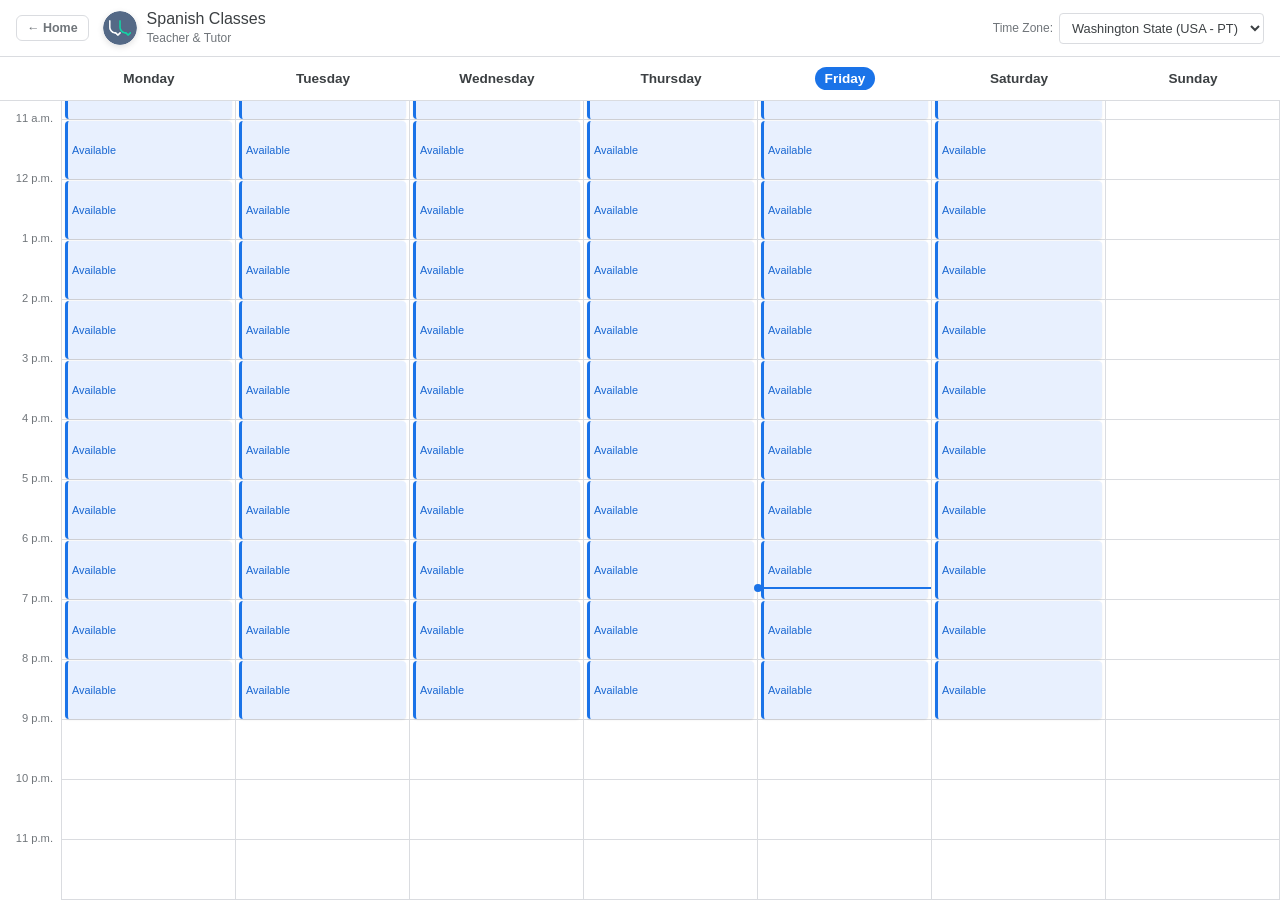
<file: spanish-classes.html>
<!DOCTYPE html>
<html lang="en" data-tz="America/Los_Angeles">
<head>
  <meta charset="UTF-8" />
  <meta name="viewport" content="width=device-width, initial-scale=1.0" />
  <title>Spanish Classes with Yill - Availability</title>
  <!-- Favicon & App Icons -->
  <link rel="icon" type="image/svg+xml" href="images/favicon.svg" />
  <link rel="icon" type="image/png" sizes="32x32" href="images/favicon-32x32.png" />
  <link rel="icon" type="image/png" sizes="16x16" href="images/favicon-16x16.png" />
  <link rel="apple-touch-icon" sizes="180x180" href="images/apple-touch-icon.png" />
  <link rel="shortcut icon" href="images/favicon.ico" />
  <link rel="stylesheet" href="css/styles.css" />
</head>
<body>

  <!-- HEADER -->
  <header>
    <div class="brand">
      <a href="index.html" class="brand-home-link" title="Back to Home">&larr; Home</a>
      <img src="images/icon-badge.png" alt="LetsLerni" class="brand-icon-img" />
      <div class="title-area">
        <h1>Spanish Classes</h1>
        <span style="font-size: 0.75rem; color: var(--google-subtext); font-weight: 500;">Teacher &amp; Tutor</span>
      </div>
    </div>

    <div class="header-right">
      <div class="timezone-control">
        <label for="tz-select">Time Zone:</label>
        <select id="tz-select" class="timezone-select" onchange="changeTimezone(this.value)">
          <option value="America/Los_Angeles" selected>Washington State (USA - PT)</option>
          <option value="Europe/London">England (BST/GMT)</option>
          <option value="Europe/Rome">Italy (CEST/CET)</option>
          <option value="America/Lima">Peru (PET)</option>
        </select>
      </div>

      <div class="top-selection-badge" id="top-selection-badge">
        <span id="selected-count">0 selected</span>
        <button class="btn-top-continue" onclick="openBookingModal()">
          BOOK NOW &rarr;
        </button>
      </div>
    </div>
  </header>

  <!-- WEEK HEADER -->
  <div class="week-header-wrapper" id="week-header-wrapper">
    <div class="week-header" id="week-header"></div>
  </div>

  <!-- SCROLLABLE GRID -->
  <div class="calendar-scroll-area" id="scroll-area">
    <div class="grid-container">
      <div class="time-column" id="time-column"></div>
      <div class="days-grid" id="days-grid"></div>
    </div>
  </div>

  <!-- BOOKING MODAL -->
  <div class="modal-overlay" id="modal-overlay">
    <div class="modal">
      <h3>Book Spanish Classes</h3>
      
      <div class="slots-summary">
        <strong>Selected Times:</strong>
        <ul id="selected-slots-list" style="padding-left: 18px; margin-top: 4px;"></ul>
      </div>

      <form id="booking-form" onsubmit="event.preventDefault();">
        <div class="form-group">
          <label>Select Subject / Class Focus:</label>
          <div class="checkbox-group">
            <label><input type="checkbox" name="class-option" value="Conversational Spanish" checked> Conversational Spanish</label>
            <label><input type="checkbox" name="class-option" value="AP Spanish / DELE / STAMP Exam Prep"> <strong>AP Spanish / DELE / STAMP Exam Prep</strong></label>
            <label><input type="checkbox" name="class-option" value="Grammar & Writing"> Grammar & Writing</label>
            <label><input type="checkbox" name="class-option" value="Homework / School Support"> Homework / School Support</label>
            <label><input type="checkbox" name="class-option" value="Spanish for Beginners"> Spanish for Beginners</label>
          </div>
        </div>

        <div class="form-group">
          <label for="student-name">Student's Name:</label>
          <input type="text" id="student-name" required placeholder="e.g., Alex Smith" />
        </div>

        <div class="form-group">
          <label for="notes">Additional Notes (Optional):</label>
          <textarea id="notes" rows="2" placeholder="Any specific topics or requests..."></textarea>
        </div>

        <div class="send-options">
          <button type="button" class="btn-send btn-whatsapp" onclick="sendViaWhatsApp()">
            Send via WhatsApp
          </button>
          <button type="button" class="btn-send btn-gmail" onclick="sendViaGmail()">
            Send via Gmail
          </button>
        </div>

        <button type="button" class="btn-cancel" onclick="closeModal()">Cancel</button>
      </form>
    </div>
  </div>

  <script src="js/calendar.js"></script>
</body>
</html>
</file>
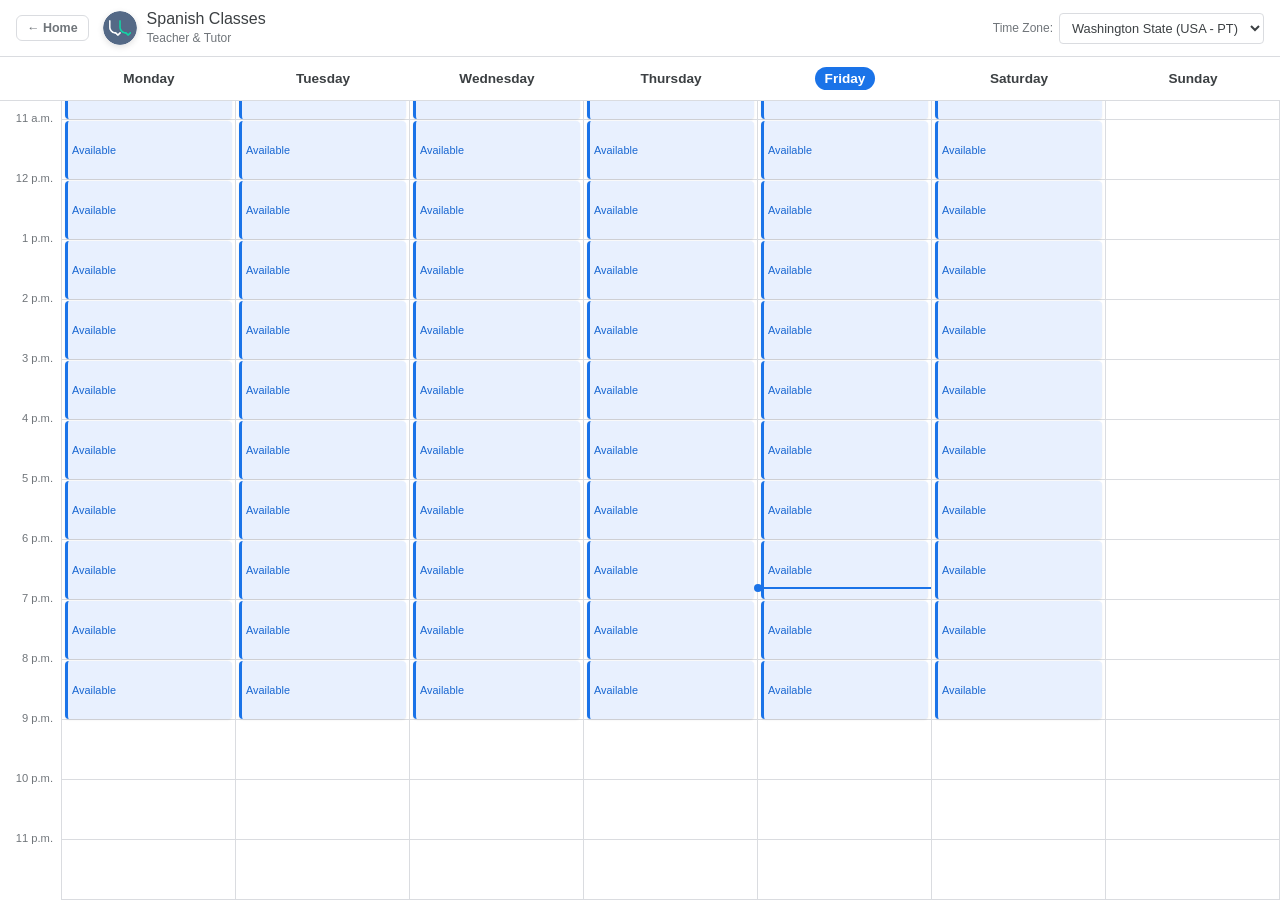
<file: washington.html>
<!DOCTYPE html>
<html lang="en" data-tz="America/Los_Angeles">
<head>
  <meta charset="UTF-8" />
  <meta name="viewport" content="width=device-width, initial-scale=1.0" />
  <title>Spanish Classes with Yill - Availability - Washington PT</title>
  <!-- Favicon & App Icons -->
  <link rel="icon" type="image/svg+xml" href="images/favicon.svg" />
  <link rel="icon" type="image/png" sizes="32x32" href="images/favicon-32x32.png" />
  <link rel="icon" type="image/png" sizes="16x16" href="images/favicon-16x16.png" />
  <link rel="apple-touch-icon" sizes="180x180" href="images/apple-touch-icon.png" />
  <link rel="shortcut icon" href="images/favicon.ico" />
  <link rel="stylesheet" href="css/styles.css" />
</head>
<body>

  <!-- HEADER -->
  <header>
    <div class="brand">
      <a href="index.html" class="brand-home-link" title="Back to Home">&larr; Home</a>
      <img src="images/icon-badge.png" alt="LetsLerni" class="brand-icon-img" />
      <div class="title-area">
        <h1>Spanish Classes</h1>
        <span style="font-size: 0.75rem; color: var(--google-subtext); font-weight: 500;">Teacher &amp; Tutor</span>
      </div>
    </div>

    <div class="header-right">
      <div class="timezone-control">
        <label for="tz-select">Time Zone:</label>
        <select id="tz-select" class="timezone-select" onchange="changeTimezone(this.value)">
          <option value="America/Los_Angeles" selected>Washington State (USA - PT)</option>
          <option value="Europe/London">England (BST/GMT)</option>
          <option value="Europe/Rome">Italy (CEST/CET)</option>
          <option value="America/Lima">Peru (PET)</option>
        </select>
      </div>

      <div class="top-selection-badge" id="top-selection-badge">
        <span id="selected-count">0 selected</span>
        <button class="btn-top-continue" onclick="openBookingModal()">
          BOOK NOW &rarr;
        </button>
      </div>
    </div>
  </header>

  <!-- WEEK HEADER -->
  <div class="week-header-wrapper" id="week-header-wrapper">
    <div class="week-header" id="week-header"></div>
  </div>

  <!-- SCROLLABLE GRID -->
  <div class="calendar-scroll-area" id="scroll-area">
    <div class="grid-container">
      <div class="time-column" id="time-column"></div>
      <div class="days-grid" id="days-grid"></div>
    </div>
  </div>

  <!-- BOOKING MODAL -->
  <div class="modal-overlay" id="modal-overlay">
    <div class="modal">
      <h3>Book Spanish Classes</h3>
      
      <div class="slots-summary">
        <strong>Selected Times:</strong>
        <ul id="selected-slots-list" style="padding-left: 18px; margin-top: 4px;"></ul>
      </div>

      <form id="booking-form" onsubmit="event.preventDefault();">
        <div class="form-group">
          <label>Select Subject / Class Focus:</label>
          <div class="checkbox-group">
            <label><input type="checkbox" name="class-option" value="Conversational Spanish" checked> Conversational Spanish</label>
            <label><input type="checkbox" name="class-option" value="AP Spanish / DELE / STAMP Exam Prep"> <strong>AP Spanish / DELE / STAMP Exam Prep</strong></label>
            <label><input type="checkbox" name="class-option" value="Grammar & Writing"> Grammar & Writing</label>
            <label><input type="checkbox" name="class-option" value="Homework / School Support"> Homework / School Support</label>
            <label><input type="checkbox" name="class-option" value="Spanish for Beginners"> Spanish for Beginners</label>
          </div>
        </div>

        <div class="form-group">
          <label for="student-name">Student's Name:</label>
          <input type="text" id="student-name" required placeholder="e.g., Alex Smith" />
        </div>

        <div class="form-group">
          <label for="notes">Additional Notes (Optional):</label>
          <textarea id="notes" rows="2" placeholder="Any specific topics or requests..."></textarea>
        </div>

        <div class="send-options">
          <button type="button" class="btn-send btn-whatsapp" onclick="sendViaWhatsApp()">
            Send via WhatsApp
          </button>
          <button type="button" class="btn-send btn-gmail" onclick="sendViaGmail()">
            Send via Gmail
          </button>
        </div>

        <button type="button" class="btn-cancel" onclick="closeModal()">Cancel</button>
      </form>
    </div>
  </div>

  <script src="js/calendar.js"></script>
</body>
</html>
</file>
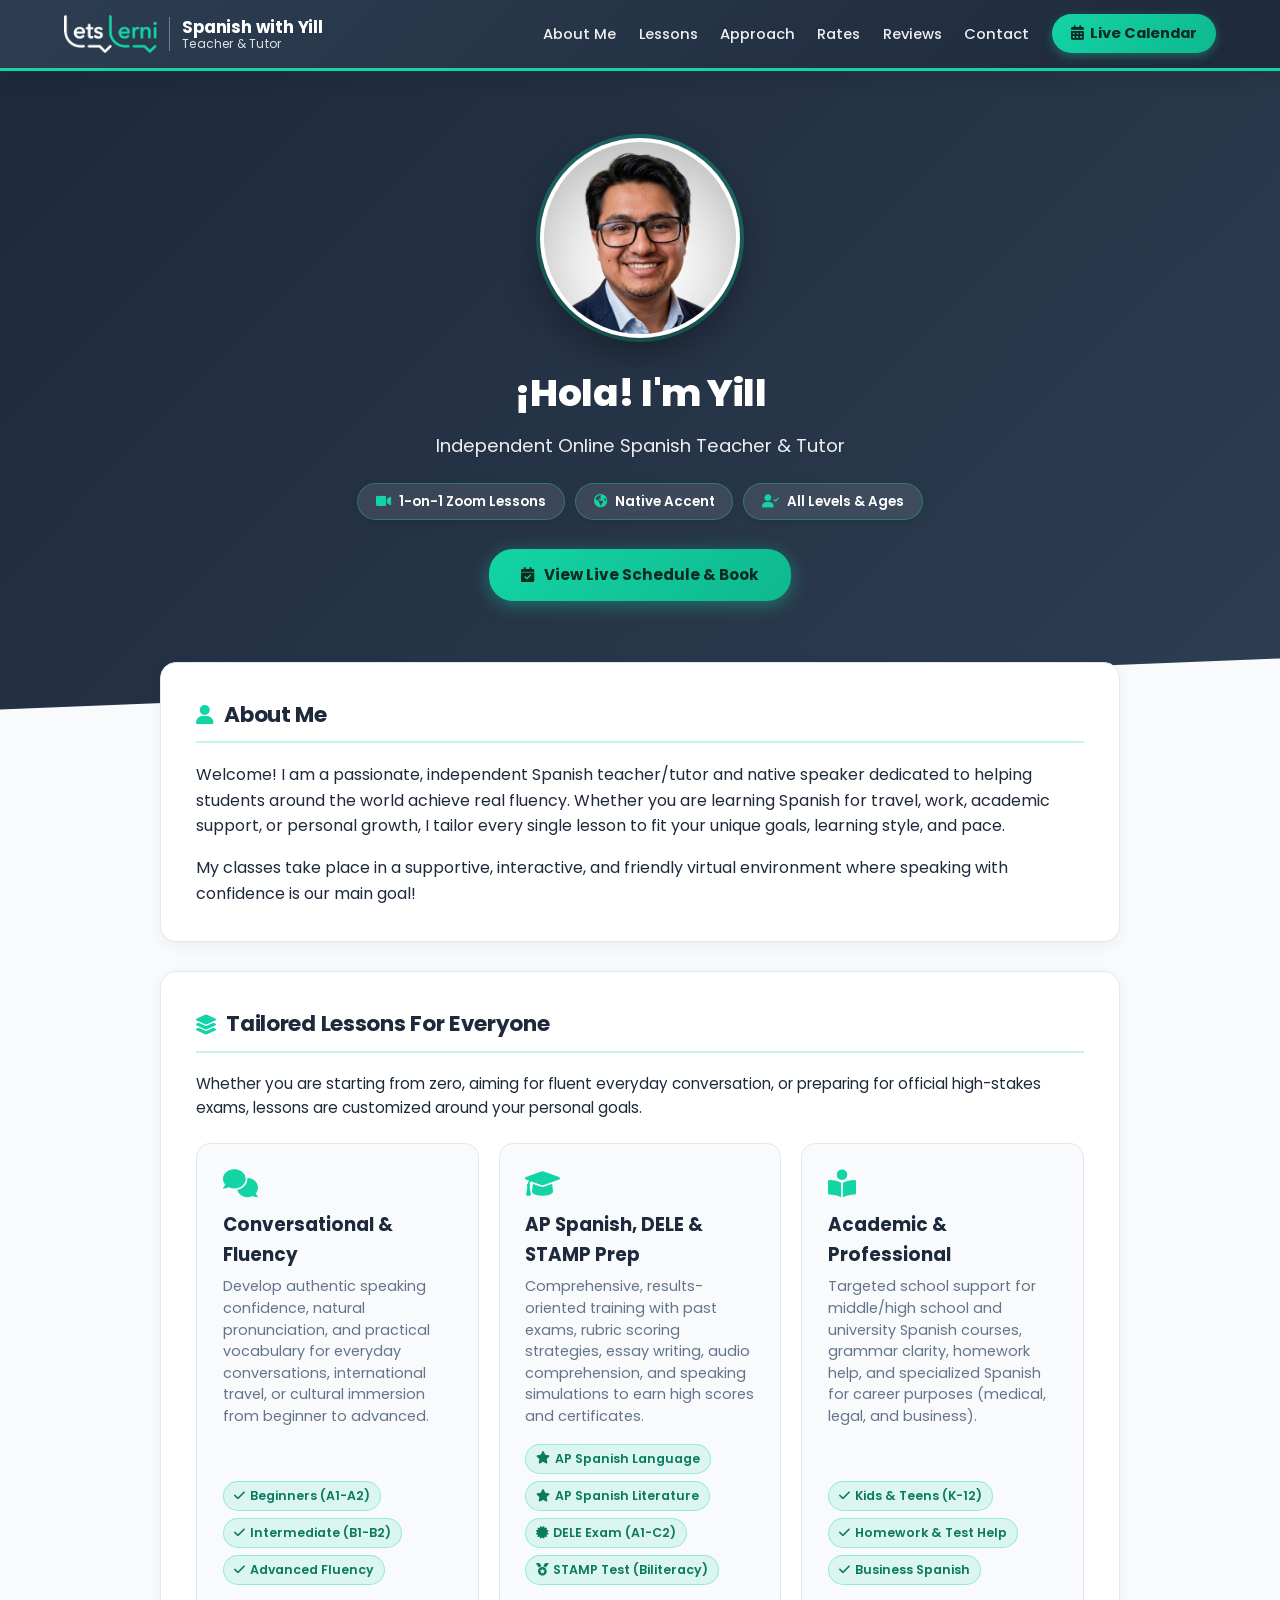
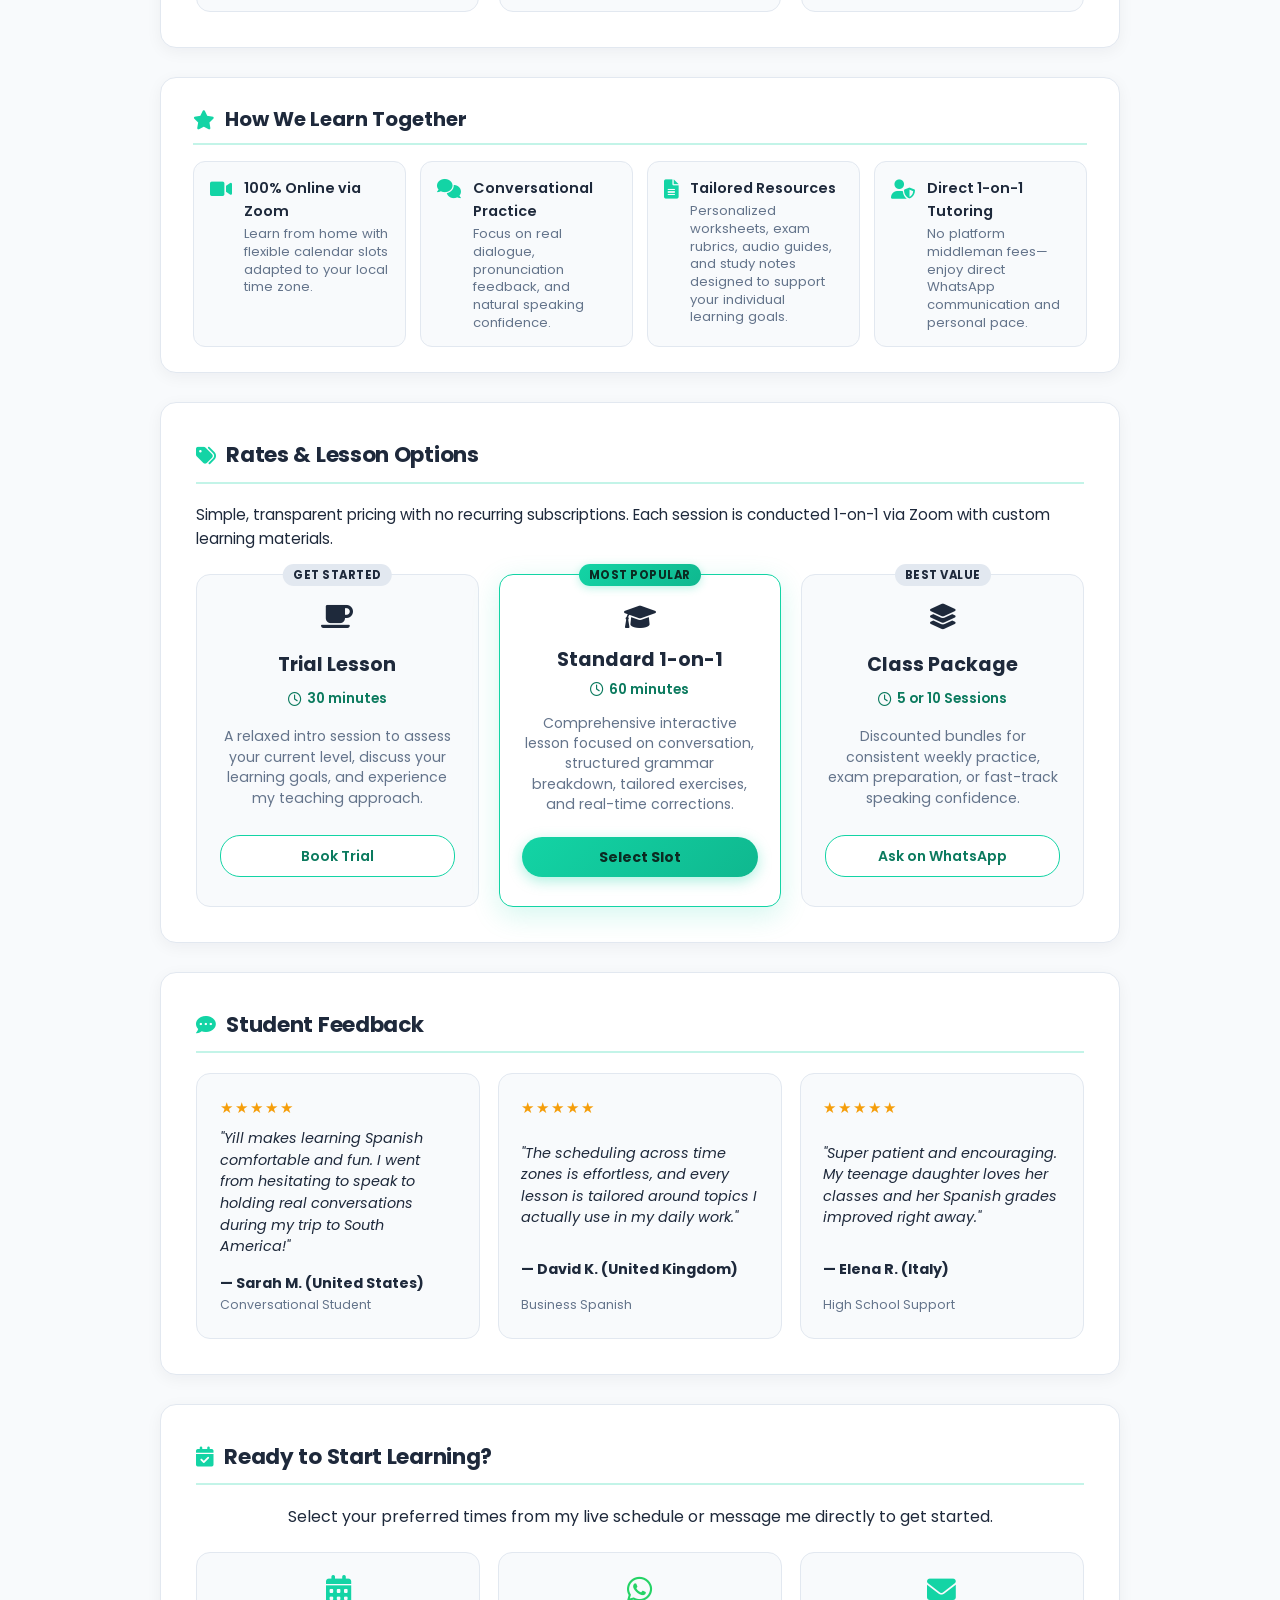
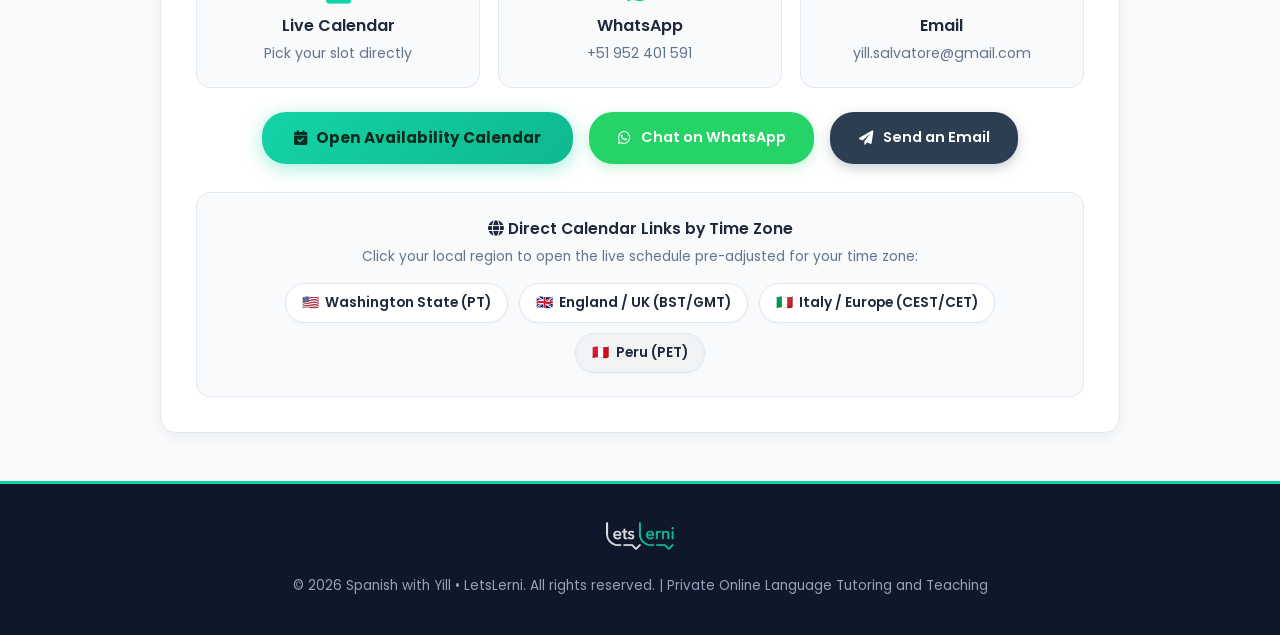
<file: yill2.html>
<!DOCTYPE html>
<html lang="en">
<head>
    <meta charset="UTF-8">
    <meta name="viewport" content="width=device-width, initial-scale=1.0">
    <title>Spanish with Yill</title>
    
    <!-- Meta & Open Graph tags for social / WhatsApp link preview -->
    <meta name="description" content="Personalized 1-on-1 online Spanish tutoring for all levels. Interactive conversational lessons with a native speaker. Check live availability and book your session.">
    <meta property="og:title" content="Spanish with Yill | Online Spanish Teacher & Tutor>
    <meta property="og:description" content="Personalized 1-on-1 online Spanish lessons. Check my live calendar and book your session easily.">
    <meta property="og:type" content="website">
    <meta property="og:image" content="images/profile.jpg">
    <!-- Favicon & App Icons -->
    <link rel="icon" type="image/svg+xml" href="images/favicon.svg">
    <link rel="icon" type="image/png" sizes="32x32" href="images/favicon-32x32.png">
    <link rel="icon" type="image/png" sizes="16x16" href="images/favicon-16x16.png">
    <link rel="apple-touch-icon" sizes="180x180" href="images/apple-touch-icon.png">
    <link rel="shortcut icon" href="images/favicon.ico">

    <!-- Fonts & Icons -->
    <link href="https://cdnjs.cloudflare.com/ajax/libs/font-awesome/6.0.0/css/all.min.css" rel="stylesheet">
    <link href="https://fonts.googleapis.com/css2?family=Poppins:wght@400;500;600;700;800&family=Roboto:wght@400;500;700&display=swap" rel="stylesheet">
    <link rel="stylesheet" href="css/landing.css">
</head>
<body>

    <!-- Navigation Header -->
    <header>
        <div class="nav-container">
            <a href="index.html" class="logo" title="LetsLerni - Spanish with Yill">
                <img src="images/logo-white.png" alt="LetsLerni" class="logo-img">
                <div class="logo-text-group">
                    <span class="logo-title">Spanish with Yill</span>
                    <span class="logo-subtitle">Teacher &amp; Tutor</span>
                </div>
            </a>
            <button class="mobile-toggle" id="mobileMenuBtn" aria-label="Toggle navigation">
                <i class="fas fa-bars"></i>
            </button>
            <ul class="nav-links" id="navLinks">
                <li><a href="#about">About Me</a></li>
                <li><a href="#services">Lessons</a></li>
                <li><a href="#methodology">Approach</a></li>
                <li><a href="#pricing">Rates</a></li>
                <li><a href="#reviews">Reviews</a></li>
                <li><a href="#contact">Contact</a></li>
                <li><a href="spanish-classes.html" class="nav-cta"><i class="fas fa-calendar-alt"></i> Live Calendar</a></li>
            </ul>
        </div>
    </header>

    <!-- Hero Section -->
    <section class="hero">
        <div class="hero-content">
            <div class="profile-avatar">
                <img src="images/profile.jpg" alt="Yill - Spanish Teacher & Tutor" onerror="this.style.display='none'; this.nextElementSibling.style.display='flex';">
                <i class="fas fa-chalkboard-teacher" style="display: none;"></i>
            </div>
            <h1>¡Hola! I'm Yill</h1>
            <p class="subtitle">Independent Online Spanish Teacher & Tutor</p>
            <div class="hero-tags">
                <span class="tag"><i class="fas fa-video"></i> 1-on-1 Zoom Lessons</span>
                <span class="tag"><i class="fas fa-globe-americas"></i> Native Accent</span>
                <span class="tag"><i class="fas fa-user-check"></i> All Levels & Ages</span>
            </div>
            <div class="hero-cta">
                <a href="spanish-classes.html" class="btn-calendar">
                    <i class="fas fa-calendar-check"></i> View Live Schedule & Book
                </a>
            </div>
        </div>
    </section>

    <!-- Main Container -->
    <main class="container">

        <!-- About Me Section -->
        <section id="about" class="card">
            <h2 class="section-title"><i class="fas fa-user"></i> About Me</h2>
            <p>
                Welcome! I am a passionate, independent Spanish teacher/tutor and native speaker dedicated to helping students around the world achieve real fluency. Whether you are learning Spanish for travel, work, academic support, or personal growth, I tailor every single lesson to fit your unique goals, learning style, and pace.
            </p>
            <p style="margin-top: 1rem;">
                My classes take place in a supportive, interactive, and friendly virtual environment where speaking with confidence is our main goal!
            </p>
        </section>

        <!-- Services / Who I Teach Section (3 Balanced Columns) -->
        <section id="services" class="card">
            <h2 class="section-title"><i class="fas fa-layer-group"></i> Tailored Lessons For Everyone</h2>
            <p style="margin-bottom: 1.4rem; color: var(--google-subtext); font-size: 0.95rem;">
                Whether you are starting from zero, aiming for fluent everyday conversation, or preparing for official high-stakes exams, lessons are customized around your personal goals.
            </p>
            <div class="services-grid">
                <!-- Card 1: Conversational -->
                <div class="service-box">
                    <div>
                        <i class="fas fa-comments service-main-icon"></i>
                        <h3>Conversational & Fluency</h3>
                        <p>Develop authentic speaking confidence, natural pronunciation, and practical vocabulary for everyday conversations, international travel, or cultural immersion from beginner to advanced.</p>
                    </div>
                    <div class="exam-badges-list">
                        <span class="exam-pill"><i class="fas fa-check"></i> Beginners (A1-A2)</span>
                        <span class="exam-pill"><i class="fas fa-check"></i> Intermediate (B1-B2)</span>
                        <span class="exam-pill"><i class="fas fa-check"></i> Advanced Fluency</span>
                    </div>
                </div>

                <!-- Card 2: Exam Prep (Clean, Peer Styling without High Demand tag) -->
                <div class="service-box">
                    <div>
                        <i class="fas fa-graduation-cap service-main-icon"></i>
                        <h3>AP Spanish, DELE & STAMP Prep</h3>
                        <p>Comprehensive, results-oriented training with past exams, rubric scoring strategies, essay writing, audio comprehension, and speaking simulations to earn high scores and certificates.</p>
                    </div>
                    <div class="exam-badges-list">
                        <span class="exam-pill"><i class="fas fa-star"></i> AP Spanish Language</span>
                        <span class="exam-pill"><i class="fas fa-star"></i> AP Spanish Literature</span>
                        <span class="exam-pill"><i class="fas fa-certificate"></i> DELE Exam (A1-C2)</span>
                        <span class="exam-pill"><i class="fas fa-medal"></i> STAMP Test (Biliteracy)</span>
                    </div>
                </div>

                <!-- Card 3: Academic & Professional -->
                <div class="service-box">
                    <div>
                        <i class="fas fa-book-reader service-main-icon"></i>
                        <h3>Academic & Professional</h3>
                        <p>Targeted school support for middle/high school and university Spanish courses, grammar clarity, homework help, and specialized Spanish for career purposes (medical, legal, and business).</p>
                    </div>
                    <div class="exam-badges-list">
                        <span class="exam-pill"><i class="fas fa-check"></i> Kids & Teens (K-12)</span>
                        <span class="exam-pill"><i class="fas fa-check"></i> Homework & Test Help</span>
                        <span class="exam-pill"><i class="fas fa-check"></i> Business Spanish</span>
                    </div>
                </div>
            </div>
        </section>  

        <!-- Compact Methodology Section (Saves Space) -->
        <section id="methodology" class="card methodology-compact-card">
            <div class="methodology-compact-header">
                <i class="fas fa-star"></i>
                <h3>How We Learn Together</h3>
            </div>
            <div class="methodology-compact-grid">
                <div class="method-compact-item">
                    <i class="fas fa-video"></i>
                    <div>
                        <strong>100% Online via Zoom</strong>
                        <p>Learn from home with flexible calendar slots adapted to your local time zone.</p>
                    </div>
                </div>
                <div class="method-compact-item">
                    <i class="fas fa-comments"></i>
                    <div>
                        <strong>Conversational Practice</strong>
                        <p>Focus on real dialogue, pronunciation feedback, and natural speaking confidence.</p>
                    </div>
                </div>
                <div class="method-compact-item">
                    <i class="fas fa-file-alt"></i>
                    <div>
                        <strong>Tailored Resources</strong>
                        <p>Personalized worksheets, exam rubrics, audio guides, and study notes designed to support your individual learning goals.</p>
                    </div>
                </div>
                <div class="method-compact-item">
                    <i class="fas fa-user-shield"></i>
                    <div>
                        <strong>Direct 1-on-1 Tutoring</strong>
                        <p>No platform middleman fees—enjoy direct WhatsApp communication and personal pace.</p>
                    </div>
                </div>
            </div>
        </section>

        <!-- Rates & Packages Section -->
        <section id="pricing" class="card">
            <h2 class="section-title"><i class="fas fa-tags"></i> Rates & Lesson Options</h2>
            <p style="margin-bottom: 1.4rem; color: var(--google-subtext); font-size: 0.95rem;">
                Simple, transparent pricing with no recurring subscriptions. Each session is conducted 1-on-1 via Zoom with custom learning materials.
            </p>
            <div class="pricing-grid">
                <div class="pricing-card">
                    <div class="pricing-badge">Get Started</div>
                    <i class="fas fa-coffee" style="font-size: 1.6rem; color: var(--google-blue); margin-bottom: 0.6rem;"></i>
                    <h3>Trial Lesson</h3>
                    <div class="pricing-time"><i class="far fa-clock"></i> 30 minutes</div>
                    <p class="pricing-desc">A relaxed intro session to assess your current level, discuss your learning goals, and experience my teaching approach.</p>
                    <a href="spanish-classes.html" class="btn-price-cta">Book Trial</a>
                </div>
                <div class="pricing-card featured">
                    <div class="pricing-badge highlight">Most Popular</div>
                    <i class="fas fa-graduation-cap" style="font-size: 1.6rem; color: var(--google-blue); margin-bottom: 0.6rem;"></i>
                    <h3>Standard 1-on-1</h3>
                    <div class="pricing-time"><i class="far fa-clock"></i> 60 minutes</div>
                    <p class="pricing-desc">Comprehensive interactive lesson focused on conversation, structured grammar breakdown, tailored exercises, and real-time corrections.</p>
                    <a href="spanish-classes.html" class="btn-price-cta featured-btn">Select Slot</a>
                </div>
                <div class="pricing-card">
                    <div class="pricing-badge">Best Value</div>
                    <i class="fas fa-layer-group" style="font-size: 1.6rem; color: var(--google-blue); margin-bottom: 0.6rem;"></i>
                    <h3>Class Package</h3>
                    <div class="pricing-time"><i class="far fa-clock"></i> 5 or 10 Sessions</div>
                    <p class="pricing-desc">Discounted bundles for consistent weekly practice, exam preparation, or fast-track speaking confidence.</p>
                    <a href="https://wa.me/51952401591?text=Hi%20Yill,%20I'm%20interested%20in%20learning%20more%20about%20your%20class%20packages!" target="_blank" class="btn-price-cta">Ask on WhatsApp</a>
                </div>
            </div>
        </section>

        <!-- Student Reviews / Testimonials -->
        <section id="reviews" class="card">
            <h2 class="section-title"><i class="fas fa-comment-dots"></i> Student Feedback</h2>
            <div class="testimonials-grid">
                <div class="testimonial-card">
                    <div class="stars">★★★★★</div>
                    <p class="quote">"Yill makes learning Spanish comfortable and fun. I went from hesitating to speak to holding real conversations during my trip to South America!"</p>
                    <div class="author">— Sarah M. (United States)</div>
                    <div class="role">Conversational Student</div>
                </div>
                <div class="testimonial-card">
                    <div class="stars">★★★★★</div>
                    <p class="quote">"The scheduling across time zones is effortless, and every lesson is tailored around topics I actually use in my daily work."</p>
                    <div class="author">— David K. (United Kingdom)</div>
                    <div class="role">Business Spanish</div>
                </div>
                <div class="testimonial-card">
                    <div class="stars">★★★★★</div>
                    <p class="quote">"Super patient and encouraging. My teenage daughter loves her classes and her Spanish grades improved right away."</p>
                    <div class="author">— Elena R. (Italy)</div>
                    <div class="role">High School Support</div>
                </div>
            </div>
        </section>

        <!-- Contact & Booking Section -->
        <section id="contact" class="card">
            <h2 class="section-title"><i class="fas fa-calendar-check"></i> Ready to Start Learning?</h2>
            <p style="text-align: center; margin-bottom: 1.4rem; color: var(--google-subtext);">
                Select your preferred times from my live schedule or message me directly to get started.
            </p>
            
            <div class="contact-grid">
                <a href="spanish-classes.html" class="contact-card">
                    <i class="fas fa-calendar-alt"></i>
                    <h4>Live Calendar</h4>
                    <p>Pick your slot directly</p>
                </a>
                <a href="https://wa.me/51952401591" target="_blank" class="contact-card">
                    <i class="fab fa-whatsapp" style="color: var(--whatsapp-green);"></i>
                    <h4>WhatsApp</h4>
                    <p>+51 952 401 591</p>
                </a>
                <a href="mailto:yill.salvatore@gmail.com" class="contact-card">
                    <i class="fas fa-envelope"></i>
                    <h4>Email</h4>
                    <p>yill.salvatore@gmail.com</p>
                </a>
            </div>

            <!-- Primary Action Buttons -->
            <div class="cta-container">
                <a href="spanish-classes.html" class="btn-calendar">
                    <i class="fas fa-calendar-check"></i> Open Availability Calendar
                </a>
                <a href="https://wa.me/51952401591" target="_blank" class="btn-whatsapp">
                    <i class="fab fa-whatsapp"></i> Chat on WhatsApp
                </a>
                <a href="mailto:yill.salvatore@gmail.com" class="btn-email">
                    <i class="fas fa-paper-plane"></i> Send an Email
                </a>
            </div>

            <!-- Timezone Direct Links (Peru at the end) -->
            <div class="tz-selector-card">
                <h4><i class="fas fa-globe"></i> Direct Calendar Links by Time Zone</h4>
                <p>Click your local region to open the live schedule pre-adjusted for your time zone:</p>
                <div class="tz-badges">
                    <a href="washington.html" class="tz-badge">
                        <span>🇺🇸</span> Washington State (PT)
                    </a>
                    <a href="london.html" class="tz-badge">
                        <span>🇬🇧</span> England / UK (BST/GMT)
                    </a>
                    <a href="rome.html" class="tz-badge">
                        <span>🇮🇹</span> Italy / Europe (CEST/CET)
                    </a>
                    <a href="peru.html" class="tz-badge" style="background: #f1f3f4;">
                        <span>🇵🇪</span> Peru (PET)
                    </a>
                </div>
            </div>
        </section>

    </main>

    <!-- Footer -->
    <footer>
        <div class="footer-logo">
            <img src="images/logo-white.png" alt="LetsLerni" style="height: 28px; opacity: 0.85; margin-bottom: 0.75rem;">
        </div>
        <p>&copy; 2026 Spanish with Yill &bull; LetsLerni. All rights reserved. | Private Online Language Tutoring and Teaching</p>
    </footer>

    <!-- JavaScript -->
    <script src="js/landing.js"></script>
</body>
</html>
</file>
<file: css/landing.css>
/* Spanish with Yill (LetsLerni) - Modern Branding Theme matching Flyer */

:root {
    /* LetsLerni Brand Colors from Flyer */
    --brand-navy: #2d3e52;         /* Slate Navy Blue */
    --brand-navy-dark: #1e293b;    /* Dark Slate Navy */
    --brand-dark: #0f172a;         /* Deep Midnight Slate */
    --brand-teal: #13d4a5;         /* Vibrant Mint Teal Accent */
    --brand-teal-hover: #0fb88f;   /* Hover Teal */
    --brand-teal-dark: #0b7a5e;    /* Deep Teal for accessible contrast */
    --brand-teal-light: rgba(19, 212, 165, 0.12); /* Subtle teal pill background */
    --brand-teal-border: rgba(19, 212, 165, 0.35); /* Subtle teal border */
    --brand-blue: #1a73e8;         /* Supporting Blue */
    --brand-blue-hover: #1557b0;

    /* Backgrounds & Cards */
    --bg-main: #f8fafc;            /* Crisp clean page background */
    --card-bg: #ffffff;
    --border-color: #e2e8f0;
    --border-subtle: #edf2f7;

    /* Typography */
    --text-primary: #1e293b;       /* Dark slate for titles & body */
    --text-muted: #64748b;         /* Neutral subtext */

    /* Calendar & Availability */
    --slot-available-bg: rgba(19, 212, 165, 0.12);
    --slot-available-border: #13d4a5;
    --slot-available-text: #0b7a5e;

    /* WhatsApp */
    --whatsapp-green: #25d366;
    --whatsapp-hover: #1ebd56;

    --card-shadow: 0 4px 16px rgba(15, 23, 42, 0.05);
    --card-shadow-hover: 0 10px 28px rgba(15, 23, 42, 0.09);
    --transition: all 0.25s cubic-bezier(0.25, 0.8, 0.25, 1);
    --font-family: 'Poppins', 'Roboto', -apple-system, BlinkMacSystemFont, "Segoe UI", sans-serif;
}

* {
    margin: 0;
    padding: 0;
    box-sizing: border-box;
    font-family: var(--font-family);
}

html {
    scroll-behavior: smooth;
}

body {
    background-color: var(--bg-main);
    color: var(--text-primary);
    line-height: 1.6;
    overflow-x: hidden;
}

/* Navigation Header */
header {
    background: linear-gradient(135deg, var(--brand-navy) 0%, var(--brand-navy-dark) 100%);
    color: var(--card-bg);
    padding: 0.9rem 0;
    position: sticky;
    top: 0;
    z-index: 1000;
    box-shadow: 0 4px 20px rgba(15, 23, 42, 0.2);
    border-bottom: 3px solid var(--brand-teal);
}

.nav-container {
    max-width: 1200px;
    margin: 0 auto;
    display: flex;
    justify-content: space-between;
    align-items: center;
    padding: 0 1.5rem;
}

.logo {
    display: flex;
    align-items: center;
    gap: 0.75rem;
    color: var(--card-bg);
    text-decoration: none;
    transition: var(--transition);
}

.logo:hover {
    opacity: 0.95;
    transform: translateY(-1px);
}

.logo-img {
    height: 38px;
    width: auto;
    display: block;
    object-fit: contain;
}

.logo-text-group {
    display: flex;
    flex-direction: column;
    justify-content: center;
    border-left: 1.5px solid rgba(255, 255, 255, 0.35);
    padding-left: 0.75rem;
    line-height: 1.2;
}

.logo-title {
    font-size: 1.05rem;
    font-weight: 700;
    color: #ffffff;
    letter-spacing: -0.2px;
}

.logo-subtitle {
    font-size: 0.75rem;
    font-weight: 400;
    color: rgba(255, 255, 255, 0.85);
    letter-spacing: 0.2px;
}

.nav-links {
    display: flex;
    list-style: none;
    gap: 1.4rem;
    align-items: center;
}

.nav-links a {
    color: rgba(255, 255, 255, 0.92);
    text-decoration: none;
    font-weight: 500;
    font-size: 0.92rem;
    transition: var(--transition);
}

.nav-links a:hover {
    color: var(--brand-teal);
}

.nav-cta {
    background: linear-gradient(135deg, var(--brand-teal), var(--brand-teal-hover));
    color: #0b2b22 !important;
    padding: 0.48rem 1.2rem;
    border-radius: 20px;
    font-weight: 700 !important;
    box-shadow: 0 3px 10px rgba(19, 212, 165, 0.35);
    display: inline-flex;
    align-items: center;
    gap: 6px;
    transition: var(--transition);
}

.nav-cta:hover {
    background: linear-gradient(135deg, #17e2b1, #10c69a);
    transform: translateY(-1px);
    box-shadow: 0 5px 16px rgba(19, 212, 165, 0.5);
}

/* Mobile Menu Toggle Button */
.mobile-toggle {
    display: none;
    background: none;
    border: none;
    color: var(--card-bg);
    font-size: 1.4rem;
    cursor: pointer;
}

/* Hero Section */
.hero {
    background: linear-gradient(135deg, var(--brand-navy-dark) 0%, var(--brand-navy) 100%);
    color: var(--card-bg);
    padding: 4.2rem 1.5rem 6.8rem;
    text-align: center;
    clip-path: polygon(0 0, 100% 0, 100% 92%, 0 100%);
    position: relative;
}

.hero-content {
    max-width: 820px;
    margin: 0 auto;
    animation: fadeInUp 0.7s ease-out;
}

.profile-avatar {
    width: 200px;
    height: 200px;
    margin: 0 auto 1.6rem;
    border-radius: 50%;
    border: 4px solid rgba(255, 255, 255, 0.9);
    background: var(--card-bg);
    color: var(--brand-teal);
    display: flex;
    align-items: center;
    justify-content: center;
    font-size: 5.5rem;
    box-shadow: 0 14px 36px rgba(0,0,0,0.35), 0 0 0 4px rgba(19, 212, 165, 0.35);
    transition: var(--transition);
    overflow: hidden;
    position: relative;
}

.profile-avatar img {
    width: 100%;
    height: 100%;
    object-fit: cover;
    object-position: center 20%;
    display: block;
}

.profile-avatar:hover {
    transform: scale(1.03);
    border-color: #ffffff;
    box-shadow: 0 18px 44px rgba(0,0,0,0.4), 0 0 0 6px var(--brand-teal);
}

.hero h1 {
    font-size: 2.35rem;
    margin-bottom: 0.45rem;
    font-weight: 800;
    letter-spacing: -0.5px;
    color: #ffffff;
}

.hero h1 span {
    color: var(--brand-teal);
}

.hero p.subtitle {
    font-size: 1.15rem;
    color: rgba(255, 255, 255, 0.92);
    margin-bottom: 1.4rem;
    font-weight: 400;
}

.hero-tags {
    display: flex;
    justify-content: center;
    gap: 0.65rem;
    flex-wrap: wrap;
}

.tag {
    background: rgba(255, 255, 255, 0.1);
    backdrop-filter: blur(6px);
    padding: 0.45rem 1.1rem;
    border-radius: 50px;
    font-size: 0.84rem;
    font-weight: 600;
    border: 1px solid rgba(19, 212, 165, 0.35);
    display: flex;
    align-items: center;
    gap: 0.5rem;
    color: #ffffff;
    box-shadow: 0 2px 8px rgba(0,0,0,0.1);
}

.tag i {
    color: var(--brand-teal);
}

.hero-cta {
    margin-top: 1.8rem;
    display: flex;
    justify-content: center;
    gap: 1rem;
    flex-wrap: wrap;
}

/* Main Container */
.container {
    max-width: 1000px;
    margin: -3rem auto 3rem;
    padding: 0 1.25rem;
    position: relative;
    z-index: 10;
}

/* Card Sections */
.card {
    background: var(--card-bg);
    border-radius: 16px;
    padding: 2.2rem;
    margin-bottom: 1.8rem;
    box-shadow: var(--card-shadow);
    border: 1px solid var(--border-color);
    opacity: 1;
    transform: none;
    transition: var(--transition);
}

.section-title {
    font-size: 1.35rem;
    color: var(--brand-navy-dark);
    margin-bottom: 1.2rem;
    display: flex;
    align-items: center;
    gap: 0.65rem;
    border-bottom: 2px solid rgba(19, 212, 165, 0.25);
    padding-bottom: 0.55rem;
    font-weight: 700;
    letter-spacing: -0.3px;
}

.section-title i {
    color: var(--brand-teal);
    font-size: 1.25rem;
}

/* Services Grid (3-column desktop layout) */
.services-grid {
    display: grid;
    grid-template-columns: repeat(auto-fit, minmax(280px, 1fr));
    gap: 1.25rem;
}

.service-box {
    background: #f8fafc;
    border-radius: 14px;
    padding: 1.6rem;
    border: 1.5px solid var(--border-color);
    transition: var(--transition);
    text-align: left;
    display: flex;
    flex-direction: column;
    justify-content: space-between;
}

.service-box:hover {
    transform: translateY(-4px);
    box-shadow: 0 8px 24px rgba(19, 212, 165, 0.12);
    border-color: var(--brand-teal);
}

.service-box i.service-main-icon {
    font-size: 1.75rem;
    color: var(--brand-teal);
    margin-bottom: 0.8rem;
}

.service-box h3 {
    font-size: 1.15rem;
    margin-bottom: 0.45rem;
    color: var(--brand-navy-dark);
    font-weight: 700;
}

.service-box p {
    font-size: 0.9rem;
    color: var(--text-muted);
    line-height: 1.5;
}

/* Exam badges */
.exam-badges-list {
    display: flex;
    flex-wrap: wrap;
    gap: 0.45rem;
    margin-top: 1rem;
}

.exam-pill {
    background: var(--brand-teal-light);
    border: 1px solid var(--brand-teal-border);
    color: var(--brand-teal-dark);
    font-weight: 600;
    font-size: 0.78rem;
    padding: 4px 10px;
    border-radius: 16px;
    display: inline-flex;
    align-items: center;
    gap: 5px;
}

/* Compact Methodology Card */
.methodology-compact-card {
    padding: 1.6rem 2rem;
}

.methodology-compact-header {
    display: flex;
    align-items: center;
    gap: 0.6rem;
    margin-bottom: 1rem;
    border-bottom: 2px solid rgba(19, 212, 165, 0.25);
    padding-bottom: 0.5rem;
}

.methodology-compact-header h3 {
    font-size: 1.25rem;
    color: var(--brand-navy-dark);
    font-weight: 700;
}

.methodology-compact-header i {
    color: var(--brand-teal);
    font-size: 1.2rem;
}

.methodology-compact-grid {
    display: grid;
    grid-template-columns: repeat(auto-fit, minmax(210px, 1fr));
    gap: 0.9rem;
}

.method-compact-item {
    display: flex;
    align-items: flex-start;
    gap: 0.75rem;
    background: #f8fafc;
    padding: 0.9rem 1rem;
    border-radius: 12px;
    border: 1px solid var(--border-color);
    transition: var(--transition);
}

.method-compact-item:hover {
    border-color: var(--brand-teal);
    transform: translateY(-2px);
    box-shadow: 0 4px 14px rgba(19, 212, 165, 0.1);
}

.method-compact-item i {
    color: var(--brand-teal);
    font-size: 1.2rem;
    margin-top: 0.15rem;
    flex-shrink: 0;
}

.method-compact-item strong {
    display: block;
    font-size: 0.9rem;
    color: var(--brand-navy-dark);
    margin-bottom: 0.15rem;
    font-weight: 600;
}

.method-compact-item p {
    font-size: 0.82rem;
    color: var(--text-muted);
    line-height: 1.35;
    margin: 0;
}

/* Pricing Grid */
.pricing-grid {
    display: grid;
    grid-template-columns: repeat(auto-fit, minmax(240px, 1fr));
    gap: 1.25rem;
    margin-top: 0.8rem;
}

.pricing-card {
    background: #f8fafc;
    border: 1.5px solid var(--border-color);
    border-radius: 14px;
    padding: 1.8rem 1.4rem;
    text-align: center;
    position: relative;
    display: flex;
    flex-direction: column;
    justify-content: space-between;
    transition: var(--transition);
}

.pricing-card:hover {
    transform: translateY(-4px);
    box-shadow: 0 8px 24px rgba(19, 212, 165, 0.12);
    border-color: var(--brand-teal);
}

.pricing-card.featured {
    border-color: var(--brand-teal);
    background: var(--card-bg);
    box-shadow: 0 8px 28px rgba(19, 212, 165, 0.18);
}

.pricing-badge {
    position: absolute;
    top: -11px;
    left: 50%;
    transform: translateX(-50%);
    background: #e2e8f0;
    color: var(--text-primary);
    font-size: 0.72rem;
    font-weight: 700;
    text-transform: uppercase;
    letter-spacing: 0.5px;
    padding: 2px 10px;
    border-radius: 16px;
}

.pricing-badge.highlight {
    background: linear-gradient(135deg, var(--brand-teal), var(--brand-teal-hover));
    color: #0b2b22;
    box-shadow: 0 2px 8px rgba(19, 212, 165, 0.3);
}

.pricing-card h3 {
    font-size: 1.2rem;
    color: var(--brand-navy-dark);
    margin-top: 0.4rem;
    margin-bottom: 0.2rem;
    font-weight: 700;
}

.pricing-time {
    font-size: 0.86rem;
    color: var(--brand-teal-dark);
    font-weight: 600;
    margin-bottom: 0.7rem;
    display: inline-flex;
    align-items: center;
    gap: 5px;
    justify-content: center;
}

.pricing-desc {
    font-size: 0.88rem;
    color: var(--text-muted);
    margin-bottom: 1.4rem;
    line-height: 1.45;
}

.btn-price-cta {
    background: var(--card-bg);
    color: var(--brand-teal-dark);
    border: 1.5px solid var(--brand-teal);
    padding: 0.55rem 1.3rem;
    border-radius: 20px;
    text-decoration: none;
    font-weight: 600;
    font-size: 0.88rem;
    display: inline-block;
    transition: var(--transition);
}

.btn-price-cta:hover {
    background: var(--brand-teal);
    color: #0b2b22;
    transform: translateY(-2px);
    box-shadow: 0 4px 12px rgba(19, 212, 165, 0.3);
}

.featured-btn {
    background: linear-gradient(135deg, var(--brand-teal), var(--brand-teal-hover));
    color: #0b2b22;
    border: none;
    font-weight: 700;
    box-shadow: 0 4px 14px rgba(19, 212, 165, 0.35);
}

.featured-btn:hover {
    background: linear-gradient(135deg, #17e2b1, #10c69a);
    box-shadow: 0 6px 18px rgba(19, 212, 165, 0.5);
}

/* Testimonials Grid */
.testimonials-grid {
    display: grid;
    grid-template-columns: repeat(auto-fit, minmax(260px, 1fr));
    gap: 1.1rem;
}

.testimonial-card {
    background: #f8fafc;
    border: 1px solid var(--border-color);
    border-radius: 14px;
    padding: 1.4rem;
    display: flex;
    flex-direction: column;
    justify-content: space-between;
    transition: var(--transition);
}

.testimonial-card:hover {
    transform: translateY(-3px);
    box-shadow: 0 6px 18px rgba(19, 212, 165, 0.08);
    border-color: var(--brand-teal);
}

.stars {
    color: #f59e0b; /* Vibrant Star Gold */
    font-size: 0.95rem;
    margin-bottom: 0.5rem;
    letter-spacing: 2px;
}

.quote {
    font-size: 0.9rem;
    color: var(--text-primary);
    font-style: italic;
    line-height: 1.5;
    margin-bottom: 0.9rem;
}

.author {
    font-weight: 700;
    font-size: 0.9rem;
    color: var(--brand-navy-dark);
}

.role {
    font-size: 0.78rem;
    color: var(--text-muted);
}

/* Contact Grid */
.contact-grid {
    display: grid;
    grid-template-columns: repeat(auto-fit, minmax(200px, 1fr));
    gap: 1.1rem;
    text-align: center;
}

.contact-card {
    padding: 1.4rem;
    border-radius: 14px;
    background: #f8fafc;
    border: 1px solid var(--border-color);
    text-decoration: none;
    color: inherit;
    display: block;
    transition: var(--transition);
}

.contact-card:hover {
    transform: translateY(-3px);
    border-color: var(--brand-teal);
    box-shadow: 0 6px 18px rgba(19, 212, 165, 0.1);
}

.contact-card i {
    font-size: 1.8rem;
    color: var(--brand-teal);
    margin-bottom: 0.5rem;
}

.contact-card h4 {
    font-size: 1rem;
    color: var(--brand-navy-dark);
    margin-bottom: 0.25rem;
    font-weight: 600;
}

.contact-card p {
    font-size: 0.88rem;
    color: var(--text-muted);
}

/* Call To Action Buttons */
.cta-container {
    display: flex;
    gap: 1rem;
    justify-content: center;
    flex-wrap: wrap;
    margin-top: 1.5rem;
}

.btn-calendar {
    background: linear-gradient(135deg, var(--brand-teal), var(--brand-teal-hover));
    color: #0b2b22;
    text-decoration: none;
    padding: 0.85rem 2rem;
    border-radius: 24px;
    font-weight: 700;
    font-size: 0.95rem;
    display: inline-flex;
    align-items: center;
    gap: 0.6rem;
    box-shadow: 0 4px 18px rgba(19, 212, 165, 0.4);
    transition: var(--transition);
}

.btn-calendar:hover {
    background: linear-gradient(135deg, #17e2b1, #10c69a);
    transform: translateY(-2px);
    box-shadow: 0 6px 22px rgba(19, 212, 165, 0.55);
}

.btn-whatsapp {
    background-color: var(--whatsapp-green);
    color: #ffffff;
    text-decoration: none;
    padding: 0.8rem 1.8rem;
    border-radius: 24px;
    font-weight: 600;
    font-size: 0.9rem;
    display: inline-flex;
    align-items: center;
    gap: 0.6rem;
    box-shadow: 0 4px 12px rgba(37, 211, 102, 0.25);
    transition: var(--transition);
}

.btn-whatsapp:hover {
    background-color: var(--whatsapp-hover);
    transform: translateY(-2px);
    box-shadow: 0 6px 16px rgba(37, 211, 102, 0.35);
}

.btn-email {
    background: var(--brand-navy);
    color: #ffffff;
    text-decoration: none;
    padding: 0.8rem 1.8rem;
    border-radius: 24px;
    font-weight: 600;
    font-size: 0.9rem;
    display: inline-flex;
    align-items: center;
    gap: 0.6rem;
    box-shadow: 0 4px 12px rgba(45, 62, 82, 0.25);
    transition: var(--transition);
}

.btn-email:hover {
    background: var(--brand-navy-dark);
    transform: translateY(-2px);
}

/* Timezone Quick Links Box */
.tz-selector-card {
    margin-top: 1.8rem;
    background: #f8fafc;
    border: 1px solid var(--border-color);
    border-radius: 14px;
    padding: 1.4rem;
    text-align: center;
}

.tz-selector-card h4 {
    font-size: 0.98rem;
    color: var(--brand-navy-dark);
    margin-bottom: 0.35rem;
    font-weight: 600;
}

.tz-selector-card p {
    font-size: 0.86rem;
    color: var(--text-muted);
    margin-bottom: 0.9rem;
}

.tz-badges {
    display: flex;
    flex-wrap: wrap;
    justify-content: center;
    gap: 0.65rem;
}

.tz-badge {
    background: #ffffff;
    border: 1px solid var(--border-color);
    color: var(--text-primary);
    padding: 0.5rem 1rem;
    border-radius: 20px;
    font-size: 0.86rem;
    font-weight: 600;
    text-decoration: none;
    display: inline-flex;
    align-items: center;
    gap: 0.4rem;
    transition: var(--transition);
    box-shadow: 0 1px 3px rgba(0,0,0,0.04);
}

.tz-badge:hover {
    background: var(--brand-teal-light);
    color: var(--brand-teal-dark);
    border-color: var(--brand-teal);
    transform: translateY(-2px);
    box-shadow: 0 4px 12px rgba(19, 212, 165, 0.18);
}

/* Footer */
footer {
    text-align: center;
    padding: 2.4rem 1rem;
    background: var(--brand-dark);
    color: #94a3b8;
    font-size: 0.84rem;
    border-top: 3px solid var(--brand-teal);
}

.footer-logo {
    display: flex;
    justify-content: center;
    margin-bottom: 0.8rem;
}

.footer-logo img {
    height: 32px;
    width: auto;
    opacity: 0.9;
    transition: var(--transition);
}

.footer-logo img:hover {
    opacity: 1;
}

/* Animations */
@keyframes fadeInUp {
    from {
        opacity: 0;
        transform: translateY(18px);
    }
    to {
        opacity: 1;
        transform: translateY(0);
    }
}

/* Responsive Mobile Layout */
@media (max-width: 768px) {
    .mobile-toggle {
        display: block;
    }

    .nav-links {
        display: none;
        flex-direction: column;
        position: absolute;
        top: 100%;
        left: 0;
        width: 100%;
        background: var(--brand-navy-dark);
        padding: 1rem 0;
        box-shadow: 0 8px 16px rgba(0,0,0,0.25);
        border-bottom: 2px solid var(--brand-teal);
    }

    .nav-links.active {
        display: flex;
    }

    .nav-links li {
        text-align: center;
        padding: 0.5rem 0;
    }

    .logo-img {
        height: 32px;
    }

    .logo-subtitle {
        display: none;
    }

    .hero {
        padding-top: 3rem;
    }

    .profile-avatar {
        width: 160px;
        height: 160px;
        font-size: 4.5rem;
    }

    .hero h1 {
        font-size: 1.85rem;
    }

    .hero p.subtitle {
        font-size: 1rem;
    }

    .card {
        padding: 1.4rem;
    }

    .cta-container {
        flex-direction: column;
    }

    .btn-calendar, .btn-whatsapp, .btn-email {
        width: 100%;
        justify-content: center;
    }

    .tz-badges {
        flex-direction: column;
    }

    .tz-badge {
        width: 100%;
        justify-content: center;
    }
}

@media (max-width: 440px) {
    .logo-text-group {
        display: none;
    }
}
</file>
<file: css/styles.css>
:root {
  --google-blue: #1a73e8;
  --google-blue-hover: #1557b0;
  --google-bg: #f8f9fa;
  --card-bg: #ffffff;
  --google-border: #dadce0;
  --google-text: #3c4043;
  --google-subtext: #70757a;
  
  /* Available slots */
  --slot-available-bg: #e8f0fe;
  --slot-available-border: #1a73e8;
  --slot-available-text: #1967d2;

  /* Selected slots */
  --slot-selected-bg: #e6f4ea;
  --slot-selected-border: #137333;
  --slot-selected-text: #137333;

  --whatsapp-green: #25d366;
  --whatsapp-hover: #1ebd56;

  --font-family: 'Roboto', -apple-system, BlinkMacSystemFont, "Segoe UI", sans-serif;
}

* {
  box-sizing: border-box;
  margin: 0;
  padding: 0;
}

body {
  font-family: var(--font-family);
  background-color: var(--google-bg);
  color: var(--google-text);
  display: flex;
  flex-direction: column;
  height: 100vh;
  overflow: hidden;
}

/* HEADER */
header {
  background: var(--card-bg);
  border-bottom: 1px solid var(--google-border);
  padding: 10px 16px;
  display: flex;
  align-items: center;
  justify-content: space-between;
  gap: 10px;
  flex-wrap: wrap;
  z-index: 20;
}

.brand {
  display: flex;
  align-items: center;
  gap: 10px;
}

.brand-home-link {
  display: inline-flex;
  align-items: center;
  gap: 5px;
  color: var(--google-subtext);
  text-decoration: none;
  font-size: 0.78rem;
  font-weight: 600;
  padding: 5px 10px;
  border-radius: 6px;
  border: 1px solid var(--google-border);
  background: white;
  transition: all 0.2s ease;
  margin-right: 4px;
}

.brand-home-link:hover {
  color: var(--google-blue);
  border-color: var(--google-blue);
  background: #e8f0fe;
}

.brand-icon {
  width: 32px;
  height: 32px;
  background: var(--google-blue);
  color: white;
  border-radius: 8px;
  display: flex;
  align-items: center;
  justify-content: center;
  font-weight: bold;
  font-size: 1rem;
}

.brand-icon-img {
  width: 34px;
  height: 34px;
  border-radius: 50%;
  display: block;
  object-fit: cover;
  box-shadow: 0 2px 6px rgba(0,0,0,0.12);
  flex-shrink: 0;
}

.title-area h1 {
  font-size: 1rem;
  font-weight: 500;
  color: var(--google-text);
}

.header-right {
  display: flex;
  align-items: center;
  gap: 12px;
  flex-wrap: wrap;
}

/* LANGUAGE SWITCHER */
.lang-switch {
  display: flex;
  align-items: center;
  gap: 6px;
  background: var(--google-bg);
  padding: 4px 10px;
  border: 1px solid var(--google-border);
  border-radius: 20px;
  font-size: 0.78rem;
  font-weight: 500;
}

.lang-link {
  color: var(--google-subtext);
  text-decoration: none;
  display: flex;
  align-items: center;
  gap: 4px;
  padding: 2px 6px;
  border-radius: 12px;
  transition: all 0.2s ease;
}

.lang-link:hover {
  color: var(--google-blue);
  background: #e8f0fe;
}

.lang-link.active {
  color: var(--google-blue);
  font-weight: 700;
  background: #e8f0fe;
}

.lang-divider {
  color: var(--google-border);
}

/* TIMEZONE */
.timezone-control {
  display: flex;
  align-items: center;
  gap: 6px;
}

.timezone-control label {
  font-size: 0.75rem;
  color: var(--google-subtext);
  font-weight: 500;
}

.timezone-select {
  padding: 6px 8px;
  border: 1px solid var(--google-border);
  border-radius: 4px;
  background: white;
  color: var(--google-text);
  font-size: 0.8rem;
  outline: none;
  cursor: pointer;
}

/* ACTION BADGE */
.top-selection-badge {
  display: none;
  align-items: center;
  gap: 8px;
  background: #e6f4ea;
  border: 1px solid #ceead6;
  padding: 4px 6px 4px 12px;
  border-radius: 24px;
  box-shadow: 0 2px 6px rgba(0,0,0,0.1);
}

.top-selection-badge span {
  font-size: 0.82rem;
  font-weight: 700;
  color: #137333;
  white-space: nowrap;
}

.btn-top-continue {
  background: linear-gradient(135deg, #1e8e3e, #137333);
  color: white;
  border: none;
  padding: 8px 18px;
  border-radius: 20px;
  font-size: 0.85rem;
  font-weight: 700;
  letter-spacing: 0.3px;
  cursor: pointer;
  box-shadow: 0 3px 8px rgba(19, 115, 51, 0.35);
  transition: all 0.2s ease-in-out;
  animation: pulse-glow 2s infinite;
  display: flex;
  align-items: center;
  gap: 6px;
}

.btn-top-continue:hover {
  background: linear-gradient(135deg, #1b8037, #0d5c27);
  transform: translateY(-1px);
  box-shadow: 0 4px 12px rgba(19, 115, 51, 0.45);
}

@keyframes pulse-glow {
  0% {
    box-shadow: 0 0 0 0 rgba(30, 142, 62, 0.6);
  }
  70% {
    box-shadow: 0 0 0 8px rgba(30, 142, 62, 0);
  }
  100% {
    box-shadow: 0 0 0 0 rgba(30, 142, 62, 0);
  }
}

/* FIXED WEEK HEADER */
.week-header-wrapper {
  display: flex;
  background: var(--card-bg);
  border-bottom: 1px solid var(--google-border);
  padding-left: 62px;
  overflow-x: hidden;
}

.week-header {
  display: grid;
  grid-template-columns: repeat(7, minmax(75px, 1fr));
  width: 100%;
  min-width: 525px;
  padding: 10px 0;
}

.day-col-header {
  display: flex;
  flex-direction: column;
  align-items: center;
  justify-content: center;
  gap: 2px;
}

.day-name {
  font-size: 0.85rem;
  color: var(--google-text);
  font-weight: 600;
  padding: 4px 10px;
  border-radius: 16px;
}

.day-number {
  font-size: 1.1rem;
  font-weight: 500;
  width: 32px;
  height: 32px;
  display: flex;
  align-items: center;
  justify-content: center;
  border-radius: 50%;
  color: var(--google-text);
}

.day-col-header.is-today .day-name {
  background-color: var(--google-blue);
  color: white;
  font-weight: 700;
}

.day-col-header.is-today .day-number {
  background-color: var(--google-blue);
  color: white;
  font-weight: 600;
}

/* SCROLLABLE GRID AREA */
.calendar-scroll-area {
  flex: 1;
  overflow-y: auto;
  overflow-x: auto;
  position: relative;
  background: var(--card-bg);
}

.grid-container {
  display: flex;
  min-width: 587px;
  position: relative;
  padding-bottom: 80px;
}

/* TIME COLUMN (STICKY) */
.time-column {
  width: 62px;
  flex-shrink: 0;
  display: flex;
  flex-direction: column;
  background: var(--card-bg);
  position: sticky;
  left: 0;
  z-index: 15;
  border-right: 1px solid var(--google-border);
}

.time-slot-label {
  height: 60px;
  font-size: 0.7rem;
  color: var(--google-subtext);
  text-align: right;
  padding-right: 8px;
  transform: translateY(-8px);
  background: var(--card-bg);
  white-space: nowrap;
}

/* DAYS GRID */
.days-grid {
  display: grid;
  grid-template-columns: repeat(7, minmax(75px, 1fr));
  flex: 1;
}

.day-column {
  border-right: 1px solid var(--google-border);
  position: relative;
}

.hour-cell {
  height: 60px;
  border-bottom: 1px solid var(--google-border);
}

/* CURRENT TIME LINE */
.current-time-line {
  position: absolute;
  left: 0;
  right: 0;
  height: 2px;
  background-color: var(--google-blue);
  z-index: 10;
  display: flex;
  align-items: center;
}

.current-time-line::before {
  content: '';
  width: 8px;
  height: 8px;
  background-color: var(--google-blue);
  border-radius: 50%;
  position: absolute;
  left: -4px;
}

/* EVENT CHIPS */
.event-chip {
  position: absolute;
  left: 3px;
  right: 3px;
  border-radius: 4px;
  padding: 2px 4px;
  font-size: 0.68rem;
  font-weight: 500;
  overflow: hidden;
  text-overflow: ellipsis;
  white-space: nowrap;
  box-shadow: 0 1px 2px rgba(0,0,0,0.08);
  z-index: 5;
  user-select: none;
  background-color: var(--slot-available-bg);
  border-left: 3px solid var(--slot-available-border);
  color: var(--slot-available-text);
  cursor: pointer;
  display: flex;
  align-items: center;
}

.event-chip.selected {
  background-color: var(--slot-selected-bg) !important;
  border-left: 3px solid var(--slot-selected-border) !important;
  color: var(--slot-selected-text) !important;
  font-weight: 700;
}

/* MODAL */
.modal-overlay {
  position: fixed;
  top: 0; left: 0; right: 0; bottom: 0;
  background: rgba(32, 33, 36, 0.4);
  display: none;
  align-items: center;
  justify-content: center;
  z-index: 100;
  padding: 16px;
}

.modal {
  background: white;
  border-radius: 12px;
  width: 100%;
  max-width: 440px;
  padding: 24px;
  box-shadow: 0 4px 16px rgba(0,0,0,0.2);
  max-height: 90vh;
  overflow-y: auto;
}

.modal h3 {
  font-size: 1.15rem;
  color: var(--google-text);
  margin-bottom: 8px;
}

.slots-summary {
  background: #f1f3f4;
  padding: 10px;
  border-radius: 6px;
  font-size: 0.85rem;
  color: var(--google-text);
  margin-bottom: 16px;
  max-height: 100px;
  overflow-y: auto;
}

.form-group {
  margin-bottom: 14px;
}

.form-group label {
  display: block;
  font-size: 0.8rem;
  font-weight: 600;
  margin-bottom: 6px;
  color: var(--google-text);
}

.checkbox-group {
  display: flex;
  flex-direction: column;
  gap: 6px;
  font-size: 0.85rem;
}

.checkbox-group label {
  display: flex;
  align-items: center;
  gap: 8px;
  font-weight: normal;
  cursor: pointer;
}

.form-group input[type="text"], .form-group textarea {
  width: 100%;
  padding: 8px 10px;
  border: 1px solid var(--google-border);
  border-radius: 4px;
  font-size: 0.9rem;
  font-family: inherit;
}

.send-options {
  display: flex;
  flex-direction: column;
  gap: 10px;
  margin-top: 18px;
}

.btn-send {
  width: 100%;
  padding: 10px 16px;
  border-radius: 6px;
  border: none;
  font-size: 0.9rem;
  font-weight: 600;
  cursor: pointer;
  display: flex;
  align-items: center;
  justify-content: center;
  gap: 8px;
}

.btn-whatsapp {
  background-color: var(--whatsapp-green);
  color: white;
}

.btn-whatsapp:hover {
  background-color: var(--whatsapp-hover);
}

.btn-gmail {
  background-color: #ea4335;
  color: white;
}

.btn-gmail:hover {
  background-color: #d93025;
}

.btn-cancel {
  background: transparent;
  border: none;
  color: var(--google-subtext);
  font-size: 0.85rem;
  cursor: pointer;
  margin-top: 10px;
  width: 100%;
  text-align: center;
}
</file>
